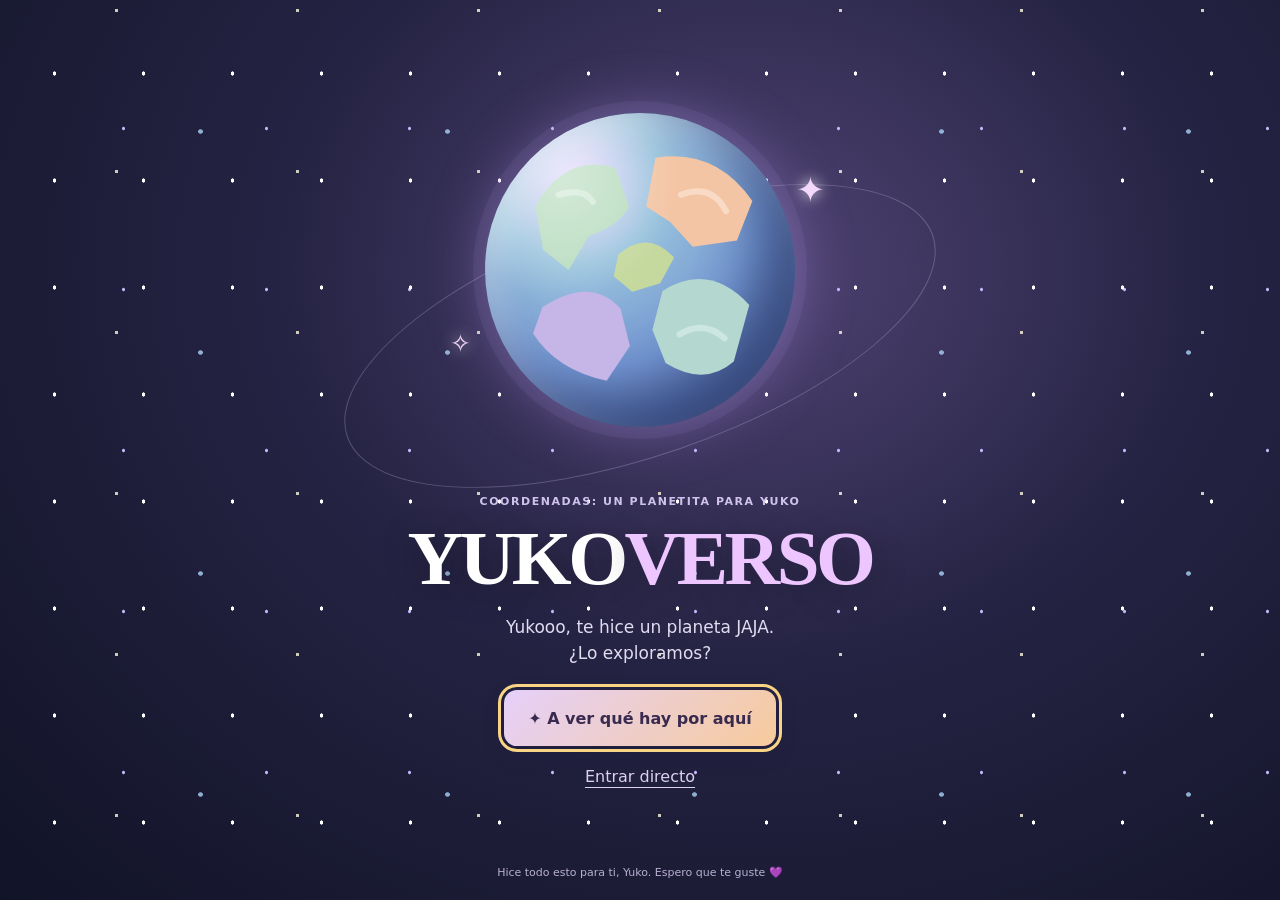
<file: index.html>
<!doctype html>
<html lang="es">
<head>
  <script async src="https://www.googletagmanager.com/gtag/js?id=G-N5QGDGRFS6"></script>
  <script>
  window.dataLayer = window.dataLayer || [];
  function gtag(){dataLayer.push(arguments);}
  gtag('js', new Date());

  gtag('config', 'G-N5QGDGRFS6');
  </script>
  <meta charset="UTF-8">
  <meta name="viewport" content="width=device-width, initial-scale=1, viewport-fit=cover">
  <meta name="theme-color" content="#17162c">
  <meta name="description" content="Un planetita que hice para Yuko, con recuerdos, juegos y muchas cositas nuestras.">
  <title>Yukoverso · Un planeta para ti</title>
  <link rel="stylesheet" href="css/styles.css?v=2.9.10">
  <link rel="stylesheet" href="css/fauna.css?v=2.9.15">
  <link rel="stylesheet" href="css/fauna-map.css?v=1.6">
  <link rel="stylesheet" href="css/fauna-illustrated.css?v=2.4.0">
  <link rel="stylesheet" href="css/city.css?v=2.9.16">
  <link rel="stylesheet" href="css/library.css?v=2.9.6">
  <link rel="stylesheet" href="css/scene-layers.css?v=2.3.4">
  <link rel="stylesheet" href="css/story-world.css?v=2.1">
  <link rel="stylesheet" href="css/cinema-illustrated.css?v=2.9.14">
  <link rel="stylesheet" href="css/memories.css?v=2.9.6">
  <link rel="stylesheet" href="css/city-illustrated.css?v=2.5.0">
  <link rel="stylesheet" href="css/observatory.css?v=2.9.7">
  <link rel="stylesheet" href="css/painted-glow.css?v=2.9.7">
  <script type="module" src="js/app.js?v=2.9.17"></script>
</head>
<body>
  <div id="app">
    <!-- PRESENTACIÓN: no requiere imágenes externas -->
    <section id="introScreen" class="screen intro-screen" aria-labelledby="introTitle">
      <div class="stars stars-one" aria-hidden="true"></div>
      <div class="stars stars-two" aria-hidden="true"></div>
      <div class="orbital-ring" aria-hidden="true"></div>
      <div class="planet-wrap" aria-hidden="true">
        <div class="planet">
          <svg class="planet-terrain" viewBox="0 0 400 400" focusable="false" aria-hidden="true">
            <path d="M65 118Q104 49 168 68L186 118Q173 143 134 156L108 200 75 174Z" fill="#b8dcbf"/>
            <path d="M220 55Q298 43 345 111L325 162 268 170 239 138 208 118Z" fill="#f3c5a5"/>
            <path d="M74 248Q137 207 175 250L187 298 157 343Q92 329 62 282Z" fill="#c6b5e7"/>
            <path d="M229 227Q289 189 341 245L321 318Q283 351 233 320L216 277Z" fill="#b4d8d0"/>
            <path d="M172 180Q210 147 244 184L226 217 190 228 166 208Z" fill="#c5d99e"/>
            <path d="M95 103Q127 93 139 112M253 103Q292 88 311 124M251 283Q282 264 309 288" fill="none" stroke="#fff" opacity=".35" stroke-width="8" stroke-linecap="round"/>
          </svg>
          <div class="planet-shine"></div>
        </div>
        <div class="planet-satellite satellite-a">✦</div>
        <div class="planet-satellite satellite-b">✧</div>
      </div>
      <div class="intro-content">
        <div class="eyebrow">COORDENADAS: UN PLANETITA PARA YUKO</div>
        <h1 id="introTitle">YUKO<span>VERSO</span></h1>
        <p>Yukooo, te hice un planeta JAJA.<br>¿Lo exploramos?</p>
        <button id="exploreButton" class="button button-primary button-xl" type="button">✦ A ver qué hay por aquí</button>
        <button id="skipButton" class="text-button" type="button">Entrar directo</button>
      </div>
      <p class="intro-footnote">Hice todo esto para ti, Yuko. Espero que te guste 💜</p>
    </section>

    <!-- MAPA PRINCIPAL -->
    <section id="mapScreen" class="screen map-screen" hidden aria-label="Mapa de Yukoplaneta">
      <header class="topbar">
        <div class="topbar-brand"><span class="brand-mark" aria-hidden="true">✦</span><div><strong>Yukoverso</strong><small>Un planetita para ti</small></div></div>
        <div class="header-actions">
          <button class="icon-button" id="regionsButton" type="button" title="Lista de regiones" aria-label="Lista de regiones">☰</button>
          <button class="icon-button" id="passportButton" type="button" title="Pasaporte" aria-label="Ver pasaporte">★</button>
        </div>
      </header>

      <main class="map-main">
        <div id="mapViewport" class="map-viewport" tabindex="0" aria-label="Mapa interactivo. Arrastra, pellizca o utiliza los botones de zoom.">
          <div id="worldLayer" class="world-layer">
            <svg class="world-art" viewBox="0 0 1280 900" role="img" aria-label="Mapa ilustrado de continentes e islas del Yukoplaneta">
              <defs>
                <linearGradient id="ocean" x1="0" y1="0" x2="1" y2="1"><stop stop-color="#80b4db"/><stop offset=".55" stop-color="#6fa6c7"/><stop offset="1" stop-color="#9dc7cf"/></linearGradient>
                <linearGradient id="islandGrass" x1="0" y1="0" x2=".8" y2="1"><stop stop-color="#c1dfbc"/><stop offset="1" stop-color="#83bda8"/></linearGradient>
                <linearGradient id="islandLilac" x1="0" y1="0" x2="1" y2="1"><stop stop-color="#d4c3ed"/><stop offset="1" stop-color="#a6a3d6"/></linearGradient>
                <linearGradient id="islandPeach" x1="0" y1="0" x2="1" y2="1"><stop stop-color="#f8d4b6"/><stop offset="1" stop-color="#e9aa9f"/></linearGradient>
                
                <pattern id="waterline" width="85" height="65" patternUnits="userSpaceOnUse"><path d="M9 25q15-8 30 0 M48 53q12-5 24 0" stroke="#e6faf8" stroke-width="2" opacity=".25" fill="none" stroke-linecap="round"/></pattern>
              </defs>
              <rect width="1280" height="900" fill="url(#ocean)"/>
              <rect width="1280" height="900" fill="url(#waterline)"/>
              <g fill="none" stroke="#e8fbf3" stroke-width="5" stroke-dasharray="7 17" opacity=".6" stroke-linecap="round">
                <path d="M308 234Q452 262 566 376"/><path d="M905 249Q800 300 716 386"/><path d="M553 507Q447 542 332 626"/><path d="M735 490Q847 546 958 627"/>
              </g>
              <g stroke="#f2f3d9" stroke-width="12" stroke-linejoin="round">
                <path d="M116 151Q156 92 264 106Q382 100 418 185Q439 258 362 323Q285 351 202 320Q113 303 92 246Q80 194 116 151Z" fill="url(#islandGrass)"/>
                <path d="M823 130Q897 77 1003 102Q1128 116 1169 220Q1176 321 1086 353Q980 382 866 325Q786 284 795 208Z" fill="url(#islandPeach)"/>
                <path d="M492 305Q554 262 665 284Q758 280 827 345Q866 423 812 514Q759 568 645 554Q544 558 478 496Q430 429 492 305Z" fill="url(#islandLilac)"/>
                <path d="M111 568Q174 506 281 521Q402 532 444 609Q458 699 388 758Q289 808 179 750Q88 711 87 638Z" fill="url(#islandLilac)"/>
                <path d="M862 536Q952 494 1053 528Q1170 552 1195 646Q1192 737 1099 775Q980 808 882 747Q831 685 862 536Z" fill="url(#islandGrass)"/>
                
              </g>
              <g fill="none" stroke="#fff" stroke-linecap="round" opacity=".55" stroke-width="9">
                <path d="M143 183Q183 142 254 150"/><path d="M903 163Q954 144 1011 163"/><path d="M526 352Q565 322 633 324"/><path d="M151 597Q206 558 261 565"/><path d="M918 581Q974 550 1028 567"/>
              </g>
              <g opacity=".75">
                <g fill="#f8f4fa"><circle cx="196" cy="247" r="14"/><circle cx="337" cy="201" r="11"/><circle cx="280" cy="284" r="10"/></g>
                <g fill="#a3b9bc"><path d="M884 261l30-50 31 50z"/><path d="M938 283l42-74 41 74z"/><path d="M1018 255l29-46 29 46z"/></g>
                <g fill="#a2c3a8"><circle cx="575" cy="437" r="20"/><circle cx="722" cy="474" r="27"/><circle cx="674" cy="366" r="19"/></g>
                <g fill="#f1ad98"><circle cx="208" cy="675" r="19"/><circle cx="361" cy="634" r="19"/></g>
                <g fill="#79ad9b"><circle cx="931" cy="691" r="22"/><circle cx="1110" cy="681" r="23"/><circle cx="1027" cy="591" r="18"/></g>
                <g fill="#d9cdf4"><circle cx="601" cy="796" r="14"/><circle cx="717" cy="818" r="14"/></g>
              </g>
              <g fill="#ffffff" opacity=".66"><circle cx="54" cy="71" r="3"/><circle cx="1193" cy="70" r="4"/><circle cx="1250" cy="456" r="3"/><circle cx="52" cy="807" r="4"/><circle cx="447" cy="80" r="3"/><circle cx="774" cy="112" r="3"/><circle cx="789" cy="615" r="4"/></g>
            </svg>

            <!-- Composición vertical independiente: aprovecha mucho mejor el teléfono. -->
            <svg class="world-art world-art-mobile" viewBox="0 0 720 860" role="img" aria-label="Mapa vertical ilustrado de Yukoplaneta, con cinco regiones">
              <defs>
                <linearGradient id="mocean" x1="0" y1="0" x2="1" y2="1"><stop stop-color="#88c4de"/><stop offset=".55" stop-color="#77b4ce"/><stop offset="1" stop-color="#93cbd0"/></linearGradient>
                <linearGradient id="mislandGreen" x1="0" y1="0" x2=".8" y2="1"><stop stop-color="#c9e8c5"/><stop offset="1" stop-color="#8ac4b1"/></linearGradient>
                <linearGradient id="mislandPeach" x1="0" y1="0" x2="1" y2="1"><stop stop-color="#f9d6bd"/><stop offset="1" stop-color="#edaeae"/></linearGradient>
                <linearGradient id="mislandLilac" x1="0" y1="0" x2=".8" y2="1"><stop stop-color="#d9c7f5"/><stop offset="1" stop-color="#ad9fdd"/></linearGradient>
                <pattern id="mwaves" width="85" height="80" patternUnits="userSpaceOnUse"><path d="M10 27q12-6 24 0 M48 52q10-4 22 0" stroke="#e6faf8" stroke-width="2" opacity=".25" fill="none" stroke-linecap="round"/></pattern>
              </defs>
              <rect width="720" height="860" fill="url(#mocean)"/>
              <rect width="720" height="860" fill="url(#mwaves)"/>
              <g fill="none" stroke="#e7f8f4" stroke-width="5" opacity=".55" stroke-dasharray="7 16" stroke-linecap="round">
                <path d="M280 209Q331 305 356 325"/><path d="M444 210Q393 290 360 323"/>
                <path d="M325 493Q235 547 200 581"/><path d="M390 493Q475 536 519 579"/>
                
              </g>
              <g stroke="#f2f2e2" stroke-width="10" stroke-linejoin="round">
                <path d="M77 111Q111 55 198 58Q293 64 320 129Q332 212 264 247Q178 276 109 234Q55 198 77 111Z" fill="url(#mislandGreen)"/>
                <path d="M412 110Q454 53 548 65Q639 87 653 165Q658 239 576 257Q468 267 411 212Q378 157 412 110Z" fill="url(#mislandPeach)"/>
                <path d="M247 330Q290 292 369 296Q454 300 491 364Q507 447 445 500Q371 532 289 496Q219 460 231 389Z" fill="url(#mislandLilac)"/>
                <path d="M75 588Q127 530 208 538Q292 551 314 628Q313 709 238 742Q150 755 97 711Q52 667 75 588Z" fill="url(#mislandLilac)"/>
                <path d="M413 583Q455 532 541 536Q647 552 654 647Q646 735 558 748Q459 745 415 694Q380 642 413 583Z" fill="url(#mislandGreen)"/>
                
              </g>
              <g fill="none" stroke="#fff" stroke-linecap="round" opacity=".52" stroke-width="7">
                <path d="M116 131Q156 95 216 111"/><path d="M454 127Q494 101 538 114"/><path d="M284 365Q320 332 374 349"/><path d="M105 609Q150 571 211 591"/><path d="M453 617Q490 573 537 601"/>
              </g>
              <g fill="#ffffff" opacity=".7"><circle cx="35" cy="300" r="4"/><circle cx="680" cy="349" r="3"/><circle cx="83" cy="820" r="3"/><circle cx="650" cy="1017" r="4"/><circle cx="596" cy="410" r="3"/></g>
            </svg>
            <!-- Los botones para las regiones se crean en js/map.js -->
          </div>
        </div>
        <div class="map-heading" aria-hidden="true"><span>☁ EL MAPITA DE YUKO ☁</span><strong>Yukoplaneta</strong></div>
        <div class="zoom-controls" aria-label="Controles del mapa">
          <button id="zoomIn" type="button" title="Acercar" aria-label="Acercar">+</button>
          <button id="zoomOut" type="button" title="Alejar" aria-label="Alejar">−</button>
          <button id="resetView" type="button" title="Ver mapa completo" aria-label="Ver mapa completo">⌖</button>
        </div>
        <div id="regionCard" class="region-card" hidden aria-live="polite">
          <div class="region-card-icon" id="regionCardIcon" aria-hidden="true">🏰</div>
          <div class="region-card-content"><small id="regionCardType"></small><h2 id="regionCardTitle"></h2><p id="regionCardDescription"></p></div>
          <button id="visitButton" class="button button-primary" type="button">Vamos a ver →</button>
          <button id="closeRegionCard" class="region-card-close" type="button" aria-label="Cerrar panel de región" title="Cerrar panel">×</button>
        </div>
        <div id="mapHint" class="map-hint">Mueve el mapa · Toca una región</div>
      </main>
      <nav class="bottom-nav" aria-label="Navegación principal">
        <button id="mapNavButton" class="bottom-nav-button is-current" type="button" aria-current="page"><span aria-hidden="true">🗺️</span>Mapa</button>
        <button id="listNavButton" class="bottom-nav-button" type="button"><span aria-hidden="true">🧭</span>Regiones</button>
        <button id="passportNavButton" class="bottom-nav-button" type="button"><span aria-hidden="true">⭐</span>Pasaporte</button>
        <button id="introNavButton" class="bottom-nav-button" type="button"><span aria-hidden="true">🪐</span>Inicio</button>
      </nav>
    </section>

    <!-- ESCENARIOS MODULARES: cinco regiones y un visor único de recuerdos -->
    <section id="regionScreen" class="screen region-screen" hidden aria-labelledby="regionTitle">
      <header class="topbar region-topbar"><button id="backToMap" class="button button-ghost" type="button">← Volver al mapa</button><span class="region-topbar-label">YUKOVERSO / AVENTURITA</span></header>
      <main class="region-content">
        <div class="region-scenery" id="regionScenery" aria-hidden="true"><span class="scenery-orbit">✦</span><span id="regionBigIcon" class="scenery-main-icon">🏰</span><span class="scenery-small-icon">✧</span></div>
        <div class="region-content-text"><div id="regionType" class="eyebrow"></div><h1 id="regionTitle"></h1><p id="regionDescription"></p></div>
        <!-- Escenarios panorámicos: se montan solo al visitar su región. -->
        <section id="faunaExperience" class="fauna-experience" hidden aria-label="Santuario interactivo de Yukofauna"></section>
        <section id="cityExperience" class="city-experience" hidden aria-label="Ciudad interactiva de Yukópolis"></section>
        <section id="libraryExperience" class="library-experience" hidden aria-label="Yukoteca, fotos y álbumes de recuerdos"></section>
        <section id="observatoryExperience" class="story-experience" hidden aria-label="Observatorio de estrellas, constelaciones y carta"></section>
        <section id="cinemaExperience" class="story-experience" hidden aria-label="Cine y musicales interactivos"></section>
        <div id="genericObjects" class="object-zone"><div class="object-zone-header"><h2>Cositas por encontrar</h2><span id="regionDiscoveryCount" class="discovery-count">0/2</span></div><p>Toca las cositas del mapa, escondí unas sorpresas. Lo que encuentres se guarda solito.</p><div id="objectList" class="object-list"></div><div id="objectResponse" class="object-response" hidden role="status"></div></div>
      </main>
    </section>

    <!-- DIÁLOGO PARA LISTA Y PASAPORTE -->
    <dialog id="infoDialog" class="info-dialog" aria-labelledby="dialogTitle"><div class="dialog-top"><h2 id="dialogTitle"></h2><button id="closeDialog" class="icon-button" type="button" aria-label="Cerrar">✕</button></div><div id="dialogContent" class="dialog-content"></div></dialog>
  </div>
</body>
</html>
</file>
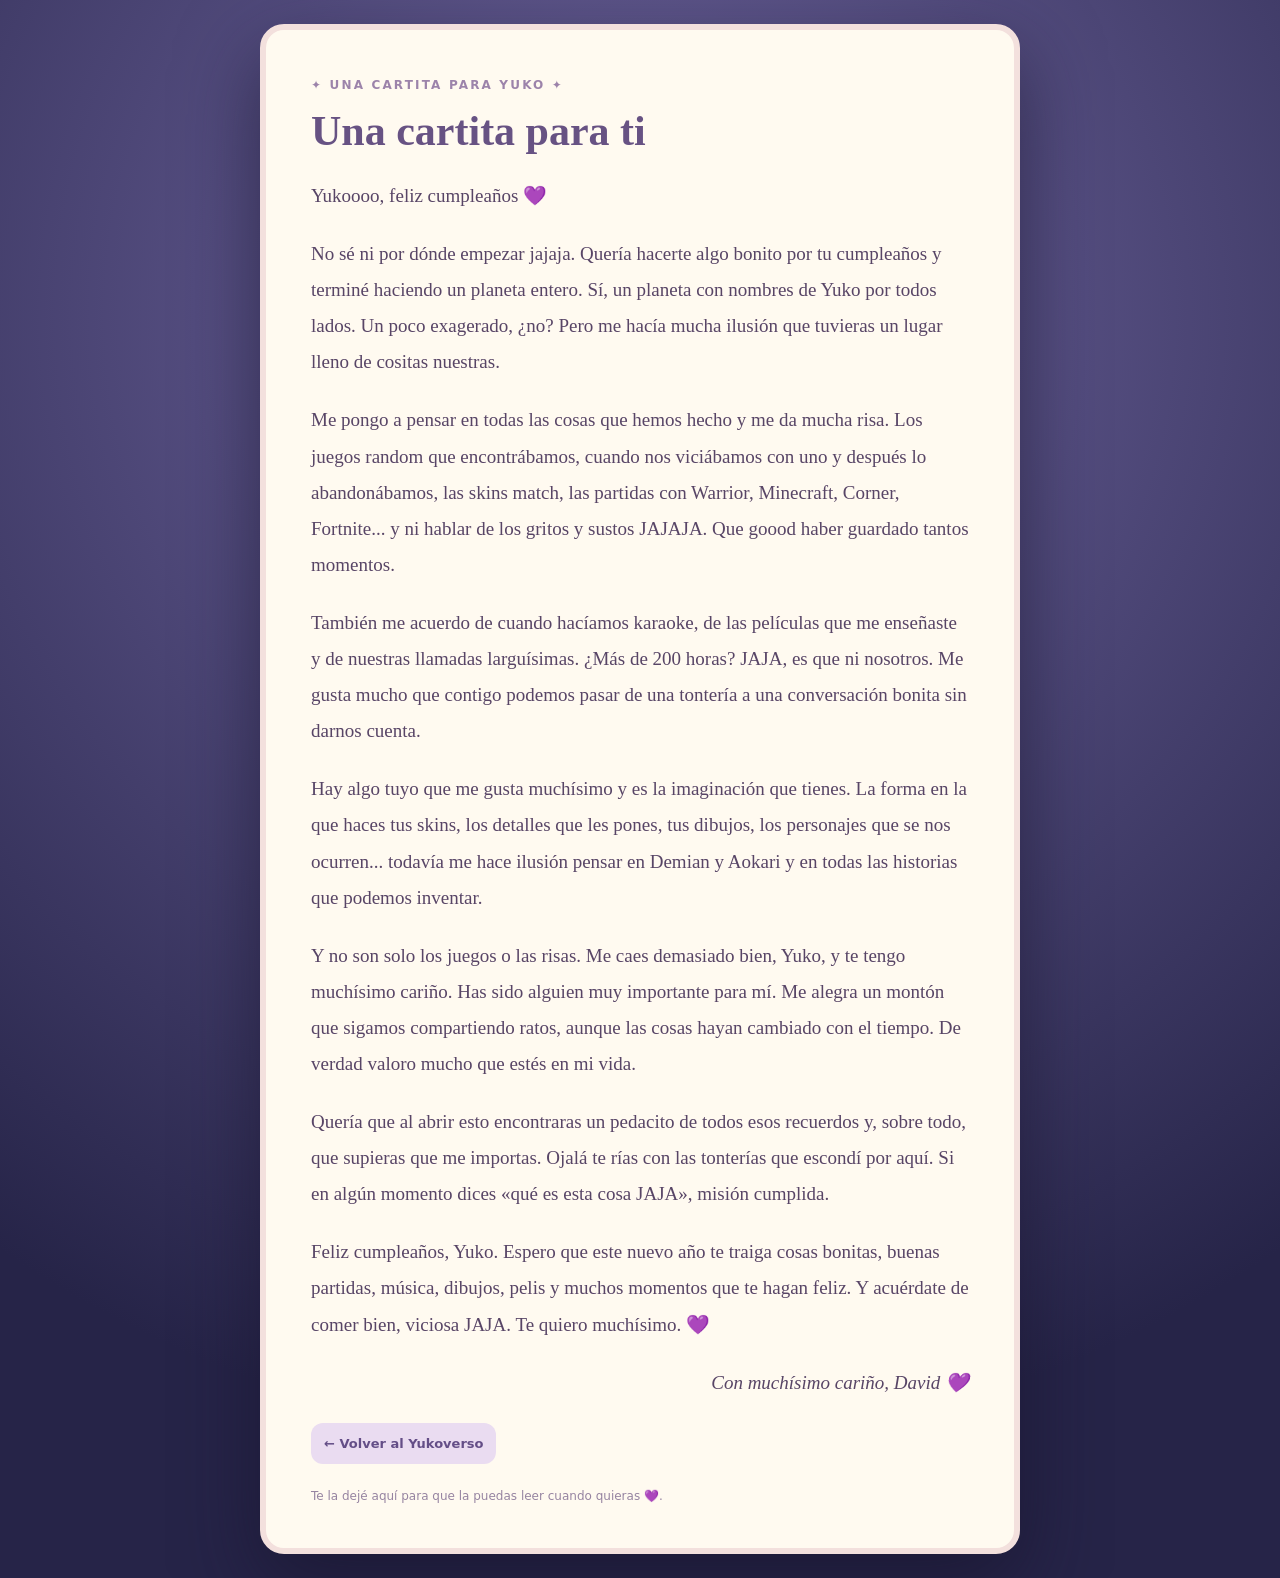
<file: carta_yuko.html>
<!doctype html>
<html lang="es">
<head>
  <meta charset="utf-8">
  <meta name="viewport" content="width=device-width,initial-scale=1,viewport-fit=cover">
  <title>Yukoverso · Carta para Yuko</title>
  <meta name="theme-color" content="#302953">
  <style>
    :root{font-family:Georgia,serif;color:#584566;background:#262448;color-scheme:light}
    *{box-sizing:border-box}body{margin:0;min-height:100svh;display:grid;place-items:center;padding:24px 12px;background:radial-gradient(circle at 50% 20%,#7066a1,#262448 80%)}
    main{width:min(100%,760px);background:#fffaf0;border:6px solid #f3e0dd;border-radius:24px;padding:clamp(20px,6vw,45px);box-shadow:0 30px 80px #17132b9f}
    small{letter-spacing:.18em;color:#9c83aa;font:800 12px system-ui}h1{font-size:clamp(26px,6vw,42px);margin:14px 0 23px;color:#675283}
    #letter{white-space:pre-wrap;line-height:1.9;font-size:clamp(16px,3vw,19px)}
    #letter p{margin:0 0 22px}#letter .sign{text-align:right;font-style:italic}a{display:inline-block;color:#644e87;background:#eadcf1;padding:13px;border-radius:12px;text-decoration:none;font:800 13px system-ui}
    footer{font:500 12px system-ui;color:#9684a1;margin-top:25px}
  </style>
</head>
<body><main>
  <small>✦ UNA CARTITA PARA YUKO ✦</small>
  <h1 id="title">Yukooo, te hice una carta</h1>
  <article id="letter" aria-label="Carta para Yuko"><p>Cargando carta…</p></article>
  <a href="index.html">← Volver al Yukoverso</a><div id="extraLetterLink" hidden style="margin-top:14px"></div>
  <footer>Te la dejé aquí para que la puedas leer cuando quieras 💜.</footer>
</main>
<script type="module">
  import { OBSERVATORY } from './js/data/experience-content.js?v=2.9.11';
  const data=OBSERVATORY.letter;
  document.querySelector('#title').textContent=data.title;
  const main=document.querySelector('#letter');main.replaceChildren();
  const add=(txt,cls='')=>{const p=document.createElement('p');p.textContent=txt;if(cls)p.className=cls;main.append(p);};
  add(data.greeting);data.paragraphs.forEach(p=>add(p));add(data.closing,'sign');
  // Carta independiente futura: aparece solo cuando tenga una URL real.
  const url=OBSERVATORY.extraLetterUrl?.trim();
  if(url){
    try {
      const target=new URL(url,window.location.href);
      if(['https:','http:'].includes(target.protocol)){
        const holder=document.getElementById('extraLetterLink');
        const link=document.createElement('a');
        link.href=target.href;link.target='_blank';link.rel='noopener noreferrer';
        link.textContent='💜 Ver mi otra cartita (con fotitos)';
        holder.append(link);holder.hidden=false;
      }
    } catch { /* URL todavía sin configurar */ }
  }

</script></body></html>
</file>
<file: css/styles.css>
:root {
  --ink: #25213b;
  --soft-ink: #655b78;
  --lavender: #cdb4ed;
  --lilac: #9d83ca;
  --cream: #fffaf7;
  --night: #17162c;
  --glass: rgba(255, 251, 255, .92);
  font-family: "Trebuchet MS", "Segoe UI", system-ui, sans-serif;
  font-synthesis: none;
  -webkit-tap-highlight-color: transparent;
}
* { box-sizing: border-box; }
html, body { margin: 0; min-height: 100%; background: var(--night); }
button { font: inherit; cursor: pointer; }
button:focus-visible, .map-viewport:focus-visible { outline: 3px solid #f9d485; outline-offset: 3px; }
[hidden] { display: none !important; }
#app, .screen { width: 100%; min-height: 100vh; min-height: 100svh; }
.screen { position: relative; overflow: hidden; }
.button { border: 0; font-weight: 800; border-radius: 13px; padding: 13px 18px; min-height: 46px; transition: transform .18s ease, filter .18s ease; }
.button:hover { filter: brightness(1.04); transform: translateY(-1px); }
.button:active { transform: translateY(1px); }
.button-primary { background: linear-gradient(135deg, #e5d0fa, #f7cb9c); color: #392a4f; box-shadow: 0 8px 24px #1e173d20; }
.button-xl { min-height: 56px; padding: 16px 24px; }
.button-ghost { background: #ffffff30; color: white; border: 1px solid #ffffff65; }
.text-button { background: transparent; color: #dcd1ef; border: 0; padding: 11px 16px; text-decoration: underline; text-underline-offset: 5px; }
.icon-button { display: grid; place-items: center; width: 43px; height: 43px; border: 1px solid #8b76a330; border-radius: 13px; background: #ffffff9c; color: #554471; font-size: 21px; }
.eyebrow { font-size: 11px; letter-spacing: .14em; font-weight: 900; text-transform: uppercase; }

/* Espacio y planeta de presentación */
.intro-screen { display: flex; flex-direction: column; align-items: center; justify-content: space-between; isolation: isolate; min-height: 100svh; padding: max(32px, env(safe-area-inset-top)) 20px max(21px, env(safe-area-inset-bottom)); color: #fff; background: radial-gradient(ellipse at 58% 30%, #514475 0%, #252343 44%, #111327 100%); }
.stars { position: absolute; inset: 0; pointer-events: none; z-index: -1; }
.stars-one { background-image: radial-gradient(#fff 1.5px, transparent 2px), radial-gradient(#c5b8fd 1px, transparent 2px); background-size: 89px 107px, 143px 161px; background-position: 10px 20px, 52px 48px; animation: starsDrift 35s linear infinite alternate; }
.stars-two { background-image: radial-gradient(#fff8db 1.5px, transparent 2px), radial-gradient(#aad2f7 2px, transparent 3px); background-size: 181px 161px, 247px 221px; background-position: 26px 91px, 77px 21px; opacity: .8; animation: starsDrift 55s linear infinite alternate-reverse; }
.orbital-ring { position: absolute; width: min(120vw, 620px); height: min(38vw, 240px); border: 1px solid #e2d6fa40; border-radius: 50%; top: 24%; left: 50%; transform: translateX(-50%) rotate(-19deg); z-index: -1; }
.planet-wrap { width: min(62vw, 310px); aspect-ratio: 1; flex: 0 0 auto; margin-top: clamp(15px, 9svh, 85px); position: relative; animation: planetFloat 7s ease-in-out infinite; }
.planet { width: 100%; height: 100%; border-radius: 50%; position: relative; overflow: hidden; background: radial-gradient(circle at 30% 22%, #e9d6ff 0%, #9ac4dd 25%, #7193d0 58%, #4b5b98 89%); box-shadow: 0 0 0 12px #c1a8ed12, 0 0 60px #a990e971, inset -34px -27px 50px #18275480, inset 14px 15px 32px #ffffff54; }
.planet-terrain { width: 100%; height: 100%; animation: terrainSway 24s ease-in-out infinite alternate; }
.planet-shine { position: absolute; inset: 0; border-radius: 50%; background: radial-gradient(ellipse at 25% 20%, #ffffff65, transparent 35%); pointer-events: none; }
.planet-satellite { position: absolute; color: #f5d9fd; text-shadow: 0 0 15px #fff; font-size: 35px; }
.satellite-a { right: -30px; top: 18%; animation: twinkle 3s ease-in-out infinite; }
.satellite-b { left: -35px; bottom: 22%; font-size: 25px; animation: twinkle 4s ease-in-out infinite reverse; }
.intro-content { display: flex; flex-direction: column; align-items: center; text-align: center; gap: 10px; width: 100%; max-width: 590px; margin-top: 14px; }
.intro-content .eyebrow { color: #cfc3ee; font-size: clamp(9px, 2.2vw, 11px); }
.intro-content h1 { margin: 0; font-family: Georgia, "Times New Roman", serif; font-size: clamp(42px, 10vw, 77px); letter-spacing: -.045em; line-height: 1.05; text-shadow: 0 7px 35px #0005; }
.intro-content h1 span { color: #edc5ff; }
.intro-content p { color: #e1dcf0; font-size: clamp(14px, 3.8vw, 17px); line-height: 1.55; margin: 5px 0 14px; }
.intro-footnote { color: #b8b0d2; font-size: 11px; text-align: center; margin: 15px 0 0; }
.intro-screen.is-launching .planet-wrap { animation: planetApproach .75s ease-in forwards; }
.intro-screen.is-launching .intro-content, .intro-screen.is-launching .intro-footnote { animation: fadeAway .45s ease-out forwards; pointer-events: none; }
@keyframes starsDrift { from { transform: translateY(-7px); } to { transform: translateY(25px); } }
@keyframes planetFloat { 50% { transform: translateY(-13px); } }
@keyframes terrainSway { from { transform: translateX(-3%) rotate(-2deg) scale(1.03); } to { transform: translateX(3%) rotate(3deg) scale(1.06); } }
@keyframes twinkle { 50% { opacity: .45; transform: scale(.75); } }
@keyframes planetApproach { to { opacity: 0; transform: scale(5); } }
@keyframes fadeAway { to { opacity: 0; transform: translateY(15px); } }

/* Pantalla de mapa */
.map-screen { display: flex; flex-direction: column; height: 100vh; height: 100svh; background: #a1c7d9; }
.topbar { display: flex; align-items: center; justify-content: space-between; gap: 12px; min-height: 72px; padding: 12px max(15px, env(safe-area-inset-left)); background: #fdf8ffed; backdrop-filter: blur(12px); position: relative; z-index: 4; box-shadow: 0 3px 17px #55477b18; }
.topbar-brand { display: flex; align-items: center; gap: 10px; color: var(--ink); }
.topbar-brand strong { display: block; font-family: Georgia, serif; font-size: 21px; line-height: 1; }
.topbar-brand small { display: block; color: var(--soft-ink); font-size: 11px; margin-top: 5px; }
.brand-mark { display: grid; place-items: center; width: 38px; height: 38px; border-radius: 12px; background: #e7d3f5; color: #7258a3; font-size: 28px; }
.header-actions { display: flex; gap: 9px; }
.map-main { position: relative; flex: 1; min-height: 0; overflow: hidden; }
.map-viewport { position: absolute; inset: 0; overflow: hidden; touch-action: none; cursor: grab; outline: none; background: radial-gradient(ellipse at center, #a3d1d7 0%, #7baecb 80%); }
.map-viewport:active { cursor: grabbing; }
.world-layer { position: absolute; left: 0; top: 0; width: 1280px; height: 900px; transform-origin: 0 0; will-change: transform; user-select: none; -webkit-user-select: none; contain: layout paint style; }
.world-art { display: block; position: absolute; width: 100%; height: 100%; pointer-events: none; }
.world-art-mobile { display: none; }
.world-layer.world-mobile .world-art:not(.world-art-mobile) { display: none; }
.world-layer.world-mobile .world-art-mobile { display: block; }
.map-heading { position: absolute; z-index: 1; left: 17px; top: 17px; pointer-events: none; display: flex; flex-direction: column; gap: 4px; color: #fff; text-shadow: 0 2px 10px #325b6f9e; }
.map-heading span { letter-spacing: .12em; font-size: 9px; font-weight: bold; }
.map-heading strong { font-family: Georgia, serif; font-size: 26px; }
.zoom-controls { display: flex; flex-direction: column; position: absolute; right: 14px; top: 16px; gap: 6px; z-index: 2; }
.zoom-controls button { width: 40px; height: 40px; background: #fffaf4ed; color: #574976; border: 1px solid #ffffff; border-radius: 11px; font-size: 24px; font-weight: 800; box-shadow: 0 4px 10px #33527030; }
.map-hint { position: absolute; z-index: 1; left: 50%; transform: translateX(-50%); bottom: 21px; width: max-content; max-width: 90%; text-align: center; font-size: 12px; padding: 9px 14px; border-radius: 999px; background: #fef8ffcc; color: #473a63; pointer-events: none; box-shadow: 0 4px 16px #384f6b2a; }
.region-marker { position: absolute; transform: translate(-50%, -50%) scale(var(--marker-ui-scale, 1)); transform-origin: center; display: flex; flex-direction: column; align-items: center; gap: 5px; padding: 7px; border: none; border-radius: 17px; background: transparent; color: #352747; text-align: center; min-width: 126px; touch-action: none; }
.marker-symbol { display: grid; place-items: center; width: 77px; height: 77px; border-radius: 50%; border: 5px solid #fff9; background: linear-gradient(135deg, #fffdfa, #f4e1fa); box-shadow: 0 9px 20px #3f567b5e, inset 0 0 0 3px #a891d169; font-size: 36px; transition: transform .2s ease, box-shadow .2s ease; }
.marker-label { padding: 7px 12px; background: #fffaf2f2; border: 2px solid #fff; border-radius: 11px; font-size: 20px; font-weight: 900; white-space: nowrap; box-shadow: 0 5px 13px #24455d34; }
.region-marker:hover .marker-symbol, .region-marker.is-selected .marker-symbol { transform: scale(1.11); box-shadow: 0 9px 30px #fefbdccc, 0 0 0 7px #ffebae80; }
.region-marker.is-selected .marker-label { background: #ffebc5; }
.region-card { position: absolute; bottom: 15px; left: 50%; transform: translateX(-50%); z-index: 2; display: flex; align-items: center; gap: 12px; width: min(720px, calc(100% - 28px)); padding: 13px 51px 13px 13px; background: var(--glass); box-shadow: 0 8px 28px #2a4f6b38; border: 1px solid #fff; border-radius: 19px; backdrop-filter: blur(14px); }
.region-card-icon { display: grid; place-items: center; flex: 0 0 54px; width: 54px; height: 54px; font-size: 30px; background: #eee0f8; border-radius: 14px; }
.region-card-content { min-width: 0; flex: 1; }
.region-card-content small { color: #7e5c91; font-size: 10px; font-weight: 900; text-transform: uppercase; letter-spacing: .08em; }
.region-card-content h2 { margin: 3px 0; font-family: Georgia, serif; font-size: 21px; color: #3c3154; }
.region-card-content p { margin: 0; color: #666077; font-size: 12px; line-height: 1.35; }
.region-card .button { flex: 0 0 auto; }
.region-card-close { position: absolute; top: 9px; right: 9px; z-index: 1; display: grid; place-items: center; width: 32px; height: 32px; border-radius: 10px; border: 1px solid #decde7; background: #fff9ff; color: #5a4773; font-size: 23px; line-height: 1; }
.region-card-close:hover { background: #f3e5fa; }
.region-card-close:focus-visible { outline: 3px solid #b089d4; outline-offset: 2px; }
.bottom-nav { display: grid; grid-template-columns: repeat(4, 1fr); gap: 2px; min-height: 66px; background: #fdf8ff; border-top: 1px solid #d8cfdd; z-index: 3; padding: 5px max(8px, env(safe-area-inset-right)) max(5px, env(safe-area-inset-bottom)); }
.bottom-nav-button { border: 0; background: transparent; border-radius: 12px; color: #766582; font-size: 11px; font-weight: 800; display: flex; align-items: center; justify-content: center; flex-direction: column; gap: 2px; }
.bottom-nav-button span { font-size: 23px; }
.bottom-nav-button.is-current { background: #eee1f7; color: #654a91; }

/* Pantalla de una región, con contenidos de prueba */
.region-screen { min-height: 100svh; color: #40334f; background: linear-gradient(180deg, #aebce7 0%, #f6e7f4 72%, #fffaf5 100%); }
.region-screen[data-theme="fauna"] { background: linear-gradient(180deg, #9fcee0, #e3f0ed 65%, #fdfbf8); }
.region-screen[data-theme="cine"] { background: linear-gradient(180deg, #d6acbf, #f4daca 65%, #fff9f4); }
.region-screen[data-theme="arcade"] { background: linear-gradient(180deg, #9c9ed9, #eac8e9 65%, #fff9f4); }
.region-screen[data-theme="library"] { background: linear-gradient(180deg, #9fc8b7, #d2e4c7 65%, #fff9f4); }
.region-screen[data-theme="observatory"] { background: linear-gradient(180deg, #56528a, #aaa0cb 65%, #fff9f4); }
.region-topbar { background: #ffffff23; box-shadow: none; }
.region-topbar-label { color: #66597d; font-size: 10px; letter-spacing: .1em; font-weight: 800; }
.region-screen[data-theme="observatory"] .region-topbar-label { color: #f6f0ff; }
.region-content { max-width: 850px; margin: auto; padding: 0 20px 45px; }
.region-scenery { height: clamp(210px, 35svh, 310px); display: grid; place-items: center; position: relative; isolation: isolate; }
.region-scenery::before { content: ""; position: absolute; width: min(350px, 78vw); height: min(350px, 78vw); max-height: 260px; border-radius: 50%; background: #ffffff6e; box-shadow: 0 0 0 18px #ffffff23, 0 0 65px #fff8; z-index: -1; }
.scenery-main-icon { font-size: clamp(94px, 25vw, 155px); filter: drop-shadow(0 12px 15px #71608450); animation: planetFloat 5s ease-in-out infinite; }
.scenery-orbit { position: absolute; font-size: 43px; top: 13%; left: 19%; color: #fff7d7; }
.scenery-small-icon { position: absolute; font-size: 43px; bottom: 10%; right: 22%; color: #fff7d7; }
.region-content-text { text-align: center; max-width: 680px; margin: auto; }
.region-content-text .eyebrow { color: #6a5687; }
.region-content-text h1 { font-family: Georgia, serif; font-size: clamp(34px, 9vw, 54px); margin: 8px 0 12px; }
.region-content-text p { color: #5c5472; line-height: 1.6; margin: 0 auto 25px; max-width: 560px; }
.object-zone { background: #fffdfaf0; border: 1px solid white; border-radius: 23px; padding: 22px; box-shadow: 0 15px 45px #4b537222; }
.object-zone h2 { margin: 0 0 7px; font-family: Georgia, serif; }
.object-zone > p { color: #756c80; font-size: 13px; line-height: 1.55; margin: 0 0 16px; }
.object-list { display: grid; grid-template-columns: repeat(2, minmax(0, 1fr)); gap: 13px; }
.object-button { border: 1px solid #e7d9ed; background: #f7f0fc; color: #4f3f63; border-radius: 16px; padding: 15px; min-height: 95px; display: flex; flex-direction: column; align-items: flex-start; justify-content: center; text-align: left; gap: 8px; font-size: 14px; font-weight: 800; }
.object-button span { font-size: 30px; }
.object-response { padding: 15px; border: 1px solid #e8d5a2; background: #fff2d4; border-radius: 15px; margin-top: 13px; color: #514056; line-height: 1.5; }

/* Ventanas sencillas para índice y pasaporte */
.info-dialog { color: var(--ink); border: 1px solid #fefaff; border-radius: 23px; box-shadow: 0 24px 80px #14102e80; padding: 20px; width: min(530px, calc(100vw - 30px)); max-height: min(80svh, 750px); overflow-y: auto; background: #fff9ff; }
.info-dialog::backdrop { background: #1b1436ad; backdrop-filter: blur(4px); }
.dialog-top { display: flex; align-items: center; justify-content: space-between; gap: 12px; margin-bottom: 17px; }
.dialog-top h2 { margin: 0; font-family: Georgia, serif; }
.dialog-content { display: grid; gap: 10px; }
.dialog-intro { color: #72637e; margin: 0 0 5px; line-height: 1.5; font-size: 14px; }
.dialog-region { display: flex; align-items: center; gap: 12px; width: 100%; padding: 11px 13px; background: #f4edfa; border-radius: 13px; border: 1px solid #ebe0f4; text-align: left; color: #493c61; }
.dialog-region:disabled { opacity: 1; cursor: default; }
.dialog-region-icon { font-size: 28px; }
.dialog-region strong { display: block; font-size: 14px; }
.dialog-region small { display: block; font-size: 12px; color: #81718c; margin-top: 3px; }
.passport-count { text-align: center; border-radius: 18px; padding: 20px; color: #514170; background: linear-gradient(130deg, #e9d5f5, #ffe5c9); }
.passport-count strong { display: block; font-size: 36px; font-family: Georgia, serif; }

@media (max-width: 560px) {
  .topbar { min-height: 64px; padding: 8px 13px; }
  .map-heading { left: 13px; top: 12px; }
  .map-heading strong { font-size: 22px; }
  .zoom-controls { top: 10px; right: 10px; }
  .zoom-controls button { width: 37px; height: 37px; }
  .region-card { align-items: center; gap: 9px; bottom: 11px; padding: 10px; flex-wrap: wrap; }
  .region-card-content { padding-right: 29px; }
  .region-card-close { top: 8px; right: 8px; }
  .region-card-icon { width: 45px; height: 45px; flex-basis: 45px; font-size: 25px; }
  .region-card-content h2 { font-size: 18px; }
  .region-card-content p { font-size: 11px; }
  .region-card .button { width: 100%; min-height: 39px; padding: 8px; }
  .region-topbar-label { font-size: 9px; }
  .object-list { grid-template-columns: 1fr 1fr; }
  .object-button { padding: 12px; }
  .map-hint { bottom: 15px; font-size: 11px; }
}
@media (max-height: 620px) and (orientation: landscape) {
  .planet-wrap { width: min(23vw, 180px); margin-top: 0; }
  .intro-content h1 { font-size: 40px; }
  .intro-content p { margin: 0; }
  .intro-screen { padding-top: 12px; }
}
@media (prefers-reduced-motion: reduce) {
  *, *::before, *::after { animation-duration: .01ms !important; animation-iteration-count: 1 !important; transition-duration: .01ms !important; scroll-behavior: auto !important; }
}

/* Fase 1.2: preparación para descubrimientos y medios audiovisuales. */
.object-zone-header { display: flex; align-items: center; justify-content: space-between; gap: 14px; margin-bottom: 8px; }
.object-zone-header h2 { margin: 0; }
.discovery-count { color: #5c407d; background: #f1e5fc; border-radius: 999px; font-size: 12px; font-weight: 900; padding: 7px 10px; white-space: nowrap; }
.object-button.is-discovered { border-color: #a7d5bc; background: #eaf8f0; }
.object-button.is-discovered::after { content: "✓ Descubierto"; color: #377d5f; font-size: 10px; font-weight: 900; }
.object-button:focus-visible { outline: 3px solid #a27bc9; outline-offset: 2px; }
.object-response { animation: responsePop .22s ease-out; }
@keyframes responsePop { from { opacity: .2; transform: translateY(7px); } to { opacity: 1; transform: translateY(0); } }
.media-zone { background: #fffdfaf0; border: 1px solid #fff; border-radius: 23px; padding: 20px; margin-top: 20px; box-shadow: 0 12px 35px #4b537215; }
.media-zone h2 { font-family: Georgia, serif; margin: 0 0 7px; }
.media-zone > p { margin: 0 0 16px; font-size: 13px; color: #736682; }
.media-list { display: grid; gap: 15px; grid-template-columns: repeat(auto-fit, minmax(min(100%, 260px), 1fr)); }
.media-item { margin: 0; background: #f8f1fc; border: 1px solid #e9dcee; padding: 10px; border-radius: 16px; overflow: hidden; }
.media-item img, .media-item video { display: block; max-width: 100%; width: 100%; aspect-ratio: 16 / 9; object-fit: contain; background: #241d3b; border-radius: 10px; }
.media-item figcaption { margin-top: 10px; color: #4e3e65; font-size: 13px; line-height: 1.45; }
.media-item figcaption strong { display: block; margin-bottom: 2px; }
@media (max-width: 650px) and (orientation: portrait) {
  .map-heading { top: 12px; }
  .map-heading strong { font-size: 21px; }
}
@media (prefers-reduced-motion: reduce) { .object-response { animation: none; } }

/* Mapa ilustrado: los edificios pintados son las zonas de selección. */
.map-illustration { position:absolute; inset:0; width:100%; height:100%; pointer-events:none; }
.world-illustrated .world-art { display:none !important; }
.world-illustrated .region-marker {
  transform:translate(-50%,-50%); padding:0; display:block;
  width:var(--landmark-width); height:var(--landmark-height);
  min-width:calc(44px / var(--map-scale,1)); min-height:calc(44px / var(--map-scale,1));
  border-radius:45%; background:transparent; outline-offset:6px;
}
.world-illustrated .marker-symbol { display:none; }
.world-illustrated .region-marker::before {
  content:""; position:absolute; inset:8%; border-radius:50%; pointer-events:none;
  background:radial-gradient(ellipse,transparent 40%,var(--landmark-color) 100%);
  opacity:.09; filter:blur(12px); transition:opacity .25s;
}
.world-illustrated .region-marker::after {
  content:"✦"; position:absolute; top:10%; right:10%; color:#fff4bb;
  font-size:calc(15px / var(--map-scale,1)); line-height:1;
  text-shadow:0 0 7px #a16413,0 0 12px #ffeaa3;
  animation:map-sparkle 3.5s ease-in-out infinite; pointer-events:none;
}
.world-illustrated .marker-label {
  position:absolute; top:94%; left:50%; transform:translateX(-50%) scale(calc(1 / var(--map-scale,1)));
  transform-origin:top center; font-size:12px; padding:3px 7px; border:0;
  border-radius:7px; background:rgba(37,24,67,.84); color:#fff5dc;
  box-shadow:0 1px 5px #20173266; pointer-events:none;
}
.world-illustrated .region-marker:is(:hover,:focus-visible,.is-selected)::before { opacity:.32; }
.world-illustrated .region-marker:is(:focus-visible,.is-selected) .marker-label { color:#fff; box-shadow:0 0 0 2px #f8d779,0 0 12px #ffe19c; }
.world-illustrated .region-marker:focus-visible { outline:3px solid #ffe5a0; }
.world-illustrated .region-marker:active::before { opacity:.5; }
@keyframes map-sparkle { 50% { opacity:.5; } }
@media(prefers-reduced-motion:reduce) {
  .world-illustrated .region-marker::after { animation:none; }
  .world-illustrated .region-marker::before { transition:none; }
}

.map-illustrated-viewport { background:#473b76; }

/* Mapa vertical móvil 2.9.1 — imagen independiente, mismos IDs y zoom. */
.map-picture { display: contents; }
@media (max-width: 650px) and (orientation: portrait) {
  /* El encabezado superior ya identifica al planeta: no duplicarlo sobre el arte. */
  .map-heading { display: none; }
  .map-illustrated-viewport { background: #a6b2dc; }
  .world-illustrated.world-mobile .region-marker::before { opacity: .035; }
  .world-illustrated.world-mobile .region-marker:is(:hover,:focus-visible,.is-selected)::before { opacity: .27; }
  .world-illustrated.world-mobile .marker-label {
    font-size: 14px;
    background: rgba(51, 32, 81, .88);
    border: 1px solid rgba(255, 237, 179, .75);
    border-radius: 9px;
    padding: 5px 9px;
    text-shadow: 0 1px 3px #241636;
  }
  /* Los nombres no deben quedar cortados cuando la composición sobresale
     ligeramente a los lados del teléfono. La zona pulsable no se mueve. */
  .world-illustrated.world-mobile .region-marker[data-region="yukofauna"] .marker-label,
  .world-illustrated.world-mobile .region-marker[data-region="yukobservatorio"] .marker-label { left: 80%; }
  .world-illustrated.world-mobile .region-marker[data-region="yukocine"] .marker-label,
  .world-illustrated.world-mobile .region-marker[data-region="yukoteca"] .marker-label { left: 20%; }
  .map-hint { width: max-content; max-width: 86%; }
}

/* Mapa 2.9.2: capas ilustradas opcionales, con zoom y arrastre compartidos. */
.map-illustration { z-index: 0; }
.map-sprite-layer { position:absolute; inset:0; z-index:1; pointer-events:none; }
.map-landmark-sprite {
  position:absolute; display:block; transform:translate(-50%, -50%); object-fit:contain;
  pointer-events:none; user-select:none;
  filter:
    drop-shadow(0 0 8px rgba(255, 241, 176, .95))
    drop-shadow(0 0 20px rgba(255, 227, 126, .55))
    drop-shadow(0 0 30px color-mix(in srgb, var(--sprite-glow-color, #ffe58b) 55%, transparent));
}
@media (max-width: 650px) and (orientation: portrait) {
  .map-landmark-sprite {
    filter:
      drop-shadow(0 0 10px rgba(255, 244, 195, .98))
      drop-shadow(0 0 24px rgba(255, 230, 143, .62))
      drop-shadow(0 0 36px color-mix(in srgb, var(--sprite-glow-color, #ffe58b) 68%, transparent));
  }
  .world-illustrated.world-mobile .region-marker::before { opacity: .12; }
  .world-illustrated.world-mobile .region-marker::after { opacity: .95; }
}
.world-illustrated .region-marker { z-index:2; }
</file>
<file: css/fauna.css>
/* Yukofauna 1.4: microaventura vectorial — sin imágenes ni paquetes externos. */
.fauna-experience { display: grid; gap: 15px; margin: 0 0 26px; }
.fauna-scene { position: relative; isolation: isolate; overflow: hidden; height: clamp(390px, 47vw, 505px); min-height: 390px; border: 4px solid #fffdfb; border-radius: 24px; background: #b0d5e9; box-shadow: 0 18px 50px #425d7c30; }
.fauna-landscape { position: absolute; inset: 0; width: 100%; height: 100%; }
.fauna-night-overlay { position: absolute; inset: 0; z-index: 1; background: linear-gradient(180deg,#191a4fd9,#334c80ae 65%,#594c8668); opacity: 0; transition: opacity .6s; pointer-events: none; }
.fauna-scene.is-night .fauna-night-overlay { opacity: 1; }
.fauna-sky-dots { position: absolute; z-index: 2; inset: 14% 7% auto; color: #fff1bd; text-align: center; font-size: 22px; letter-spacing: 22px; opacity: 0; pointer-events: none; transition: opacity .6s; text-shadow: 0 0 13px #fff9c6; }
.fauna-scene.is-night .fauna-sky-dots { opacity: 1; }
.fauna-glimmers { position: absolute; inset: 0; z-index: 2; pointer-events: none; }
.fauna-glimmers i { position: absolute; width: 7px; height: 7px; background: #fff6b4; border-radius: 50%; box-shadow: 0 0 12px 4px #fff6b471; animation: faunaBlink 4s ease-in-out infinite; }
.fauna-glimmers i:nth-child(1){left:32%;top:25%;animation-delay:-.6s}.fauna-glimmers i:nth-child(2){left:61%;top:41%;animation-delay:-1.6s}.fauna-glimmers i:nth-child(3){left:45%;top:37%;animation-delay:-2.9s}.fauna-glimmers i:nth-child(4){left:84%;top:53%;animation-delay:-.3s}.fauna-glimmers i:nth-child(5){left:15%;top:45%;animation-delay:-2.2s}.fauna-glimmers i:nth-child(6){left:49%;top:82%;animation-delay:-1.2s}
.fauna-family { position:absolute; left:84%; top:49%; width:78px; height:100px; transform:translate(-50%,-50%); z-index:2; pointer-events:none; }
.fauna-family-igloo { position:absolute; left:-28px; top:28px; width:64px; height:52px; border-radius:42px 42px 8px 8px; background:#ecf8f6; border:5px solid #c8dfe4; color:transparent; box-shadow:0 6px 1px #5c8f9130; }
.fauna-family-igloo::after { content:""; position:absolute; bottom:-2px; left:16px; width:25px; height:32px; border-radius:24px 24px 0 0; background:#7391a9; }
.fauna-family-penguin { position:absolute; right:0; top:13px; width:55px; height:66px; filter:drop-shadow(0px 5px 3px #33567544); }
.fauna-family-penguin svg { width:100%; height:100%; }
.fauna-scene-title { position: absolute; z-index: 4; left: 16px; top: 15px; color: #2a4962; font: 800 clamp(16px,2.5vw,21px) Georgia,serif; text-shadow: 0 1px 3px #fffdfbd9; line-height: 1.14; }
.fauna-scene-title span { color: #9b6fc6; }
.fauna-scene-title small { display: block; font: 700 10px system-ui,sans-serif; letter-spacing: .035em; margin-top: 3px; }
.fauna-scene.is-night .fauna-scene-title { color: #fff0ff; text-shadow: 0 1px 6px #101034; }
.fauna-time-button { position: absolute; z-index: 6; top: 13px; right: 12px; min-height: 44px; border: 1px solid #bdabdd; background: #faf3fff2; color: #564469; border-radius: 14px; padding: 9px 11px; font-size: 12px; font-weight: 850; cursor: pointer; }
.fauna-time-button:focus-visible { outline: 3px solid #e9b258; outline-offset: 2px; }
.fauna-fish-counter { position: absolute; z-index: 5; top: 70px; right: 13px; padding: 7px 10px; background: #f7fcffed; border: 1px solid #d7e9f1; border-radius: 12px; color: #46677e; font-size: 12px; font-weight: 850; }
.fauna-hotspots { position: absolute; inset: 0; z-index: 3; }
.fauna-hotspot { position: absolute; transform: translate(-50%,-50%); cursor: pointer; border: 0; background: transparent; padding: 3px; display: grid; place-items: center; gap: 1px; min-width: 70px; min-height: 70px; color: #3c3a57; touch-action: manipulation; transition: left .55s ease-in-out, top .55s ease-in-out; }
.fauna-hotspot[hidden] { display: none !important; }
.fauna-hotspot .fauna-figure { display: block; width: 66px; height: 75px; filter: drop-shadow(0px 7px 3px #33567544); transform-origin: 50% 80%; animation: faunaFloat 3.4s ease-in-out infinite; }
.fauna-figure svg { width:100%; height:100%; overflow:visible; }
.fauna-hotspot-label { font-size: 10px; line-height: 1.2; background: #fffdf1ee; color: #4a4964; font-weight: 850; padding: 4px 6px; border-radius: 8px; white-space: nowrap; border: 1px solid #ffffffaa; box-shadow: 0 3px 9px #243c4a15; }
.fauna-hotspot:focus-visible { outline: 3px solid #ecb05a; outline-offset: 4px; border-radius: 12px; }
.fauna-hotspot.is-discovered::after { content: '✓'; position: absolute; right: 0; top: 4px; border-radius: 50%; background: #daf3dc; border: 2px solid #fff; color:#37694e; font-size: 12px; line-height: 19px; width: 21px; height:21px; font-weight: 900; }
.fauna-hotspot:hover .fauna-figure { filter: drop-shadow(0px 8px 5px #31536a65) brightness(1.06); }
.fauna-penguin { z-index: 4; }
.fauna-penguin .fauna-figure { width: 77px; height: 95px; }
.fauna-penguin.is-hopping .fauna-figure { animation: faunaHop .32s ease-in-out infinite alternate; }
.fauna-penguin.is-reunited .fauna-figure { animation: faunaFloat 3s ease-in-out infinite; }
.fauna-owl .fauna-figure { width: 67px; height: 82px; animation-delay: -.5s; }
.fauna-owl.is-flying .fauna-figure { animation: faunaFly .27s ease-in-out infinite alternate; }
.fauna-cat .fauna-figure { width: 92px; height: 74px; animation-delay: -1.3s; }
.fauna-cat.is-purring .fauna-figure { animation: faunaPurr .22s ease-in-out 6 alternate; }
.fauna-flowers .fauna-figure { width: 89px; height: 92px; animation-delay:-.9s; }
.fauna-flowers.is-dancing .fauna-figure { animation: faunaDance .24s ease-in-out 5 alternate; }
.fauna-star { z-index: 4; }
.fauna-star .fauna-figure { width: 54px; height: 54px; filter: drop-shadow(0 0 12px #fff1b9); animation: faunaStar 2.2s ease-in-out infinite; }
.fauna-fish { z-index: 3; min-width: 48px; min-height: 48px; }
.fauna-fish .fauna-figure { width: 45px; height: 38px; animation: faunaFish 2.1s ease-in-out infinite; }
.fauna-fish:nth-last-child(2) .fauna-figure { animation-delay: -.8s; }
.fauna-fish .fauna-hotspot-label { display: none; }
.fauna-fish.is-discovered::after { display:none; }
.fauna-hint { position: absolute; z-index: 5; left: 50%; bottom: 9px; transform: translateX(-50%); max-width: 94%; width:max-content; padding: 9px 12px; border-radius: 999px; background: #fff9e9ef; color: #495267; box-shadow:0 4px 12px #365b6331; font-size: 11px; font-weight: 800; text-align: center; pointer-events: none; }
.fauna-panel { padding: clamp(14px,3vw,24px); border-radius: 21px; background: #fffdfbf2; border: 1px solid #fff; box-shadow: 0 13px 30px #4660791c; }
.fauna-panel-top { display:flex; justify-content: space-between; align-items: center; gap:12px; }
.fauna-overline { font-size: 10px; color:#817492; letter-spacing:.12em; font-weight:900; }
.fauna-panel h2 { font: 800 24px Georgia,serif; margin:2px 0 0; color: #55446d; }
.fauna-count { font-size:14px; font-weight:900; color:#7d6492; background:#f0e7f8; border-radius:10px; padding:7px 10px; }
.fauna-progress { display:flex; align-items:center; gap:10px; color:#77618b; font-weight:800; font-size:12px; margin:13px 0 15px; }
.fauna-track { flex: 1; min-width:70px; height:9px; border-radius:99px; overflow:hidden; background:#ede3ef; }
.fauna-track > div { height:100%; width:0; border-radius:inherit; background:linear-gradient(90deg,#a7cecf,#dbb5ed); transition:width .25s; }
.fauna-response { display:flex; gap:13px; padding:15px; min-height:92px; border-radius:16px; background:#f0f8f6; border:1px solid #d7eae5; align-items:flex-start; }
.fauna-response-icon { font-size:31px; flex:none; }
.fauna-response strong { display:block; font-size:16px; color:#504368; }
.fauna-response p { margin:5px 0 0; font-size:14px; color:#555c71; line-height:1.5; }
.fauna-bounce { animation:faunaPop .28s ease-out; }
.fauna-replay { display:inline-flex; margin: 10px 0 0; padding: 9px 12px; border:1px solid #dac5ec; background:#f4ecfb; color:#634b7c; font-weight:800; font-size:12px; border-radius:11px; cursor:pointer; min-height:44px; }
.fauna-replay[hidden] { display:none; }
.fauna-replay:focus-visible { outline:3px solid #dba965; outline-offset:2px; }
.fauna-quest-hint { margin: 13px 0 0; color: #655779; font-size: 13px; font-weight: 700; }
.fauna-postcard { margin-top:15px; padding:17px; text-align:center; border:1px solid #f4d8c3; border-radius:16px; background:linear-gradient(135deg,#fff1df,#f7eafc); }
.fauna-postcard[hidden] { display:none !important; }
.fauna-postcard > div { font-size:30px; }
.fauna-postcard h3 { font: 800 22px Georgia,serif; margin:6px 0; color:#5d467e; }
.fauna-postcard p { margin:0; line-height:1.6; color:#625469; }
.fauna-footnote { font-size:12px; line-height:1.5; color:#887d90; margin:12px 0 0; }
@keyframes faunaFloat { 0%,100%{transform:translateY(0) rotate(-2deg)}50%{transform:translateY(-4px) rotate(2deg)} }
@keyframes faunaHop { 0%{transform:translateY(0) rotate(-8deg)}100%{transform:translateY(-10px) rotate(5deg)} }
@keyframes faunaFly { 0%{transform:translateY(-4px) rotate(-7deg)}100%{transform:translateY(-13px) rotate(7deg)} }
@keyframes faunaPurr { from{transform:translateX(-3px)}to{transform:translateX(3px)} }
@keyframes faunaDance { from{transform:rotate(-11deg)}to{transform:rotate(11deg)} }
@keyframes faunaStar {0%,100%{transform:scale(1)}50%{transform:scale(1.12)} }
@keyframes faunaFish {0%,100%{transform:translateY(1px) rotate(-5deg)}50%{transform:translateY(-5px) rotate(6deg)} }
@keyframes faunaBlink {0%,100%{opacity:.18;transform:scale(.8)}50%{opacity:.9;transform:scale(1.15)} }
@keyframes faunaPop { from{opacity:.35;transform:translateY(8px)}to{opacity:1;transform:translateY(0)} }
@media (max-width: 580px) {
  .fauna-scene { height: clamp(465px,126vw,535px); min-height:465px; border-radius:20px; border-width:3px; }
  .fauna-hotspot { min-width:60px; min-height:60px; }
  .fauna-penguin .fauna-figure { width:69px; height:82px; }
  .fauna-owl .fauna-figure { width:61px; height:73px; }
  .fauna-cat .fauna-figure { width:77px; height:63px; }
  .fauna-flowers .fauna-figure { width:75px; height:76px; }
  .fauna-family { left:85%; top:48%; transform:translate(-50%,-50%) scale(.83); }
  .fauna-fish { min-width:44px; min-height:44px; }
  .fauna-fish .fauna-figure { width:36px; height:30px; }
  .fauna-hotspot-label { font-size:9px; padding:3px 4px; }
  .fauna-fish .fauna-hotspot-label { display:none; }
  .fauna-scene-title { left:10px; top:10px; font-size:16px; }
  .fauna-time-button { right:8px; top:8px; font-size:11px; }
  .fauna-fish-counter { right:8px; top:62px; font-size:11px; }
  .fauna-hint { display:none; }
}
@media (prefers-reduced-motion: reduce) {
  .fauna-hotspot, .fauna-hotspot .fauna-figure, .fauna-glimmers i, .fauna-bounce { animation:none!important; transition:none!important; }
  .fauna-night-overlay, .fauna-sky-dots, .fauna-track > div { transition:none!important; }
}
/* Legibilidad del botón de regreso en pantallas pequeñas, conservada de 1.3. */
.region-topbar .button-ghost { background: #fffafdde; color: #58466e; border: 1px solid #fffbff; box-shadow: 0 4px 12px #4a618020; white-space: nowrap; font-size:14px; padding:10px 13px; min-height:44px; }
.region-topbar-label { text-align:right; }

/* Yukofauna 1.5: diálogos sobre el escenario + actividades con movimiento. */
.fauna-stage-dialogue[hidden], .fauna-butterfly[hidden], .fauna-hearts[hidden] { display:none!important; }
.fauna-stage-dialogue { position:absolute; z-index:10; top:19%; left:auto; right:9px; width:min(60%, 255px); min-height:70px; display:flex; align-items:flex-start; gap:8px; padding:11px 31px 11px 10px; border-radius:16px; color:#514166; background:#fffaf3f6; border:2px solid #fff; box-shadow:0 8px 28px #29375342; pointer-events:none; }
.fauna-stage-dialogue[data-side="left"] { left:9px; right:auto; }
.fauna-stage-dialogue[data-position="lower"] { top:53%; }
.fauna-stage-dialogue.is-appearing { animation:faunaSpeechPop .22s ease-out; }
.fauna-stage-icon { font-size:24px; flex:none; }
.fauna-stage-copy { min-width:0; }
.fauna-stage-copy strong { font:800 13px/1.3 system-ui,sans-serif; color:#604a78; }
.fauna-stage-copy p { margin:3px 0 5px; color:#49485d; font:600 12px/1.35 system-ui,sans-serif; }
.fauna-stage-close { position:absolute; pointer-events:auto; cursor:pointer; right:3px; top:3px; width:29px; height:29px; display:grid; place-items:center; border:0; border-radius:9px; background:#eee5f7; color:#57476e; font-size:22px; line-height:1; }
.fauna-stage-close:focus-visible,.fauna-stage-diary:focus-visible,.fauna-star-link:focus-visible { outline:3px solid #dcad64;outline-offset:1px; }
.fauna-stage-diary { pointer-events:auto; cursor:pointer; font:800 10px system-ui,sans-serif; color:#62517a; border:0; padding:4px 7px; border-radius:7px; background:#eadff5; }
.fauna-star-link { display:inline-flex; align-items:center; min-height:44px; margin:5px 0; padding:6px 10px; border-radius:10px; background:#f0e0ff; color:#50346f; font:800 12px/1.25 system-ui,sans-serif; text-decoration:underline; pointer-events:auto; }
.fauna-star-link[hidden] { display:none; }
.fauna-diary-tip { color:#897c91; font-size:12px; margin:9px 0 0; }
.fauna-mail,.fauna-yarn,.fauna-note { z-index:5; min-width:50px; min-height:50px; }
.fauna-mail .fauna-figure { width:53px; height:52px; animation:faunaMailBounce 1.5s ease-in-out infinite; filter:drop-shadow(0 0 10px #fff7c9); }
.fauna-yarn .fauna-figure { width:55px; height:55px; animation:faunaBallWiggle 1.8s ease-in-out infinite; }
.fauna-yarn.is-rolling .fauna-figure { animation:faunaYarnSpin .7s ease-in-out 1; }
.fauna-note .fauna-figure { width:54px; height:59px; animation:faunaNoteFloat 1.6s ease-in-out infinite; filter:drop-shadow(0 0 9px #fff6b3); }
.fauna-mail .fauna-hotspot-label, .fauna-yarn .fauna-hotspot-label, .fauna-note .fauna-hotspot-label { font-size:10px; }
.fauna-owl { transition:left 1.05s cubic-bezier(.17,.8,.23,1), top 1.05s ease-in-out; }
.fauna-owl.is-flying .fauna-figure { animation:faunaFlyFast .25s ease-in-out infinite alternate; }
.fauna-flight-trail { position:absolute; left:28%; top:20%; color:#fffde6; font-size:21px; text-shadow:0 0 8px #fff1ae; opacity:0; z-index:3; pointer-events:none; }
.fauna-flight-trail.is-flying { animation:faunaTrailFlight 1s linear both; }
.fauna-cat.is-napping .fauna-figure { animation:faunaFloat 4s ease-in-out infinite; }
.fauna-cat.is-chasing .fauna-figure { animation:faunaCatLeap .4s ease-in-out 2; }
.fauna-flowers[data-blooms="1"] .fauna-figure, .fauna-flowers[data-blooms="2"] .fauna-figure, .fauna-flowers[data-blooms="3"] .fauna-figure { filter:drop-shadow(0 0 9px #fff4b8); }
.fauna-flowers[data-blooms="1"] .fauna-figure svg g:nth-of-type(1), .fauna-flowers[data-blooms="2"] .fauna-figure svg g:nth-of-type(-n+2), .fauna-flowers[data-blooms="3"] .fauna-figure svg g { filter:drop-shadow(0 0 9px #fff1ad) brightness(1.2); transform:scale(1.05); transform-box:fill-box; transform-origin:center; }
.fauna-flowers.is-finale .fauna-figure { animation:faunaFlowerFinale .55s ease-in-out 5 alternate; }
.fauna-butterfly { position:absolute; z-index:6; left:20%; top:49%; pointer-events:none; font-size:27px; color:#eeb0e9; text-shadow:0 0 7px #fff; }
.fauna-butterfly.effect-play { animation:faunaButterflyFlight 3.9s ease-in-out both; }
.fauna-hearts { position:absolute; z-index:6; left:64%; top:58%; pointer-events:none; font-size:24px; text-shadow:0 0 8px #fff; }
.fauna-hearts.effect-play { animation:faunaHearts 2.5s ease-out both; }
@keyframes faunaSpeechPop {from{opacity:0; transform:translateY(-9px) scale(.97)}to{opacity:1; transform:translateY(0) scale(1)}}
@keyframes faunaMailBounce {0%,100%{transform:translateY(0) rotate(-5deg)}50%{transform:translateY(-8px) rotate(5deg)}}
@keyframes faunaNoteFloat {0%,100%{transform:translateY(0) rotate(-7deg)}50%{transform:translateY(-12px) rotate(8deg)}}
@keyframes faunaBallWiggle {0%,100%{transform:rotate(-12deg)}50%{transform:rotate(15deg)}}
@keyframes faunaYarnSpin {to{transform:rotate(320deg)}}
@keyframes faunaFlyFast {from{transform:translateY(-9px) rotate(-13deg)}to{transform:translateY(6px) rotate(8deg)}}
@keyframes faunaTrailFlight {0%{opacity:0;transform:translateX(110px) translateY(0)}25%{opacity:1}80%{opacity:.9}100%{opacity:0;transform:translateX(-120px) translateY(0)}}
@keyframes faunaCatLeap {0%,100%{transform:translateY(0) rotate(0)}50%{transform:translateY(-21px) rotate(9deg)}}
@keyframes faunaFlowerFinale {from{transform:rotate(-13deg) scale(1)}to{transform:rotate(13deg) scale(1.16)}}
@keyframes faunaButterflyFlight {0%{opacity:0;transform:translate(0,70px) scale(.7)}12%{opacity:1}35%{transform:translate(45px,8px) rotate(12deg)}65%{transform:translate(110px,-30px) rotate(-8deg)}90%{opacity:1}100%{opacity:0;transform:translate(165px,-100px) scale(1.3)}}
@keyframes faunaHearts {0%{opacity:0;transform:translateY(10px)}20%{opacity:1}80%{opacity:1}100%{opacity:0;transform:translateY(-80px) scale(1.4)}}
@media(max-width:580px){
  .fauna-stage-dialogue { top:20%; width:60%; max-width:235px; max-height:168px; padding:8px 27px 8px 8px; gap:5px; }
  .fauna-stage-icon { font-size:20px; }
  .fauna-stage-copy strong { font-size:12px; }
  .fauna-stage-copy p { font-size:11px; line-height:1.35; }
  .fauna-stage-diary { font-size:10px; }
  .fauna-mail .fauna-figure,.fauna-yarn .fauna-figure,.fauna-note .fauna-figure { width:42px;height:46px; }
  .fauna-mail .fauna-hotspot-label,.fauna-yarn .fauna-hotspot-label,.fauna-note .fauna-hotspot-label { font-size:9px; }
}
@media(prefers-reduced-motion:reduce){
  .fauna-stage-dialogue,.fauna-owl,.fauna-flight-trail,.fauna-mail .fauna-figure,.fauna-yarn .fauna-figure,.fauna-note .fauna-figure,.fauna-butterfly,.fauna-hearts,.fauna-flowers.is-finale .fauna-figure,.fauna-cat.is-chasing .fauna-figure { animation:none!important;transition:none!important; }
  .fauna-butterfly.effect-play,.fauna-hearts.effect-play { opacity:1; }
}
</file>
<file: css/fauna-map.css>
/* Yukoverso 1.6: santuario panorámico, scroll NATIVO en teléfono. */
#regionScreen:has(#faunaExperience:not([hidden])) .region-content {max-width:1240px;padding:0 clamp(9px,2vw,22px) 44px;}
#regionScreen:has(#faunaExperience:not([hidden])) .region-content-text h1 {font-size:clamp(26px,5vw,39px);margin:6px auto 6px;}
#regionScreen:has(#faunaExperience:not([hidden])) .region-content-text p {font-size:13px;line-height:1.45;margin-bottom:12px;max-width:780px;}
#regionScreen:has(#faunaExperience:not([hidden])) .region-content-text .eyebrow {font-size:10px;}
.fauna-experience {gap:17px;}
.fauna-explorer {border-radius:22px;padding:12px;background:#f7f4fbe8;border:2px solid #fff;box-shadow:0 10px 28px #47657d28;}
.fauna-tools {display:flex;align-items:center;flex-wrap:wrap;justify-content:space-between;gap:11px;margin-bottom:11px;}
.fauna-explore-caption strong {display:block;color:#51436b;font:800 18px Georgia,serif;}
.fauna-explore-caption small {display:block;color:#66657b;font-size:12px;line-height:1.4;}
.fauna-zone-tabs {display:flex;flex-wrap:wrap;gap:6px;}
.fauna-zone-tabs button {cursor:pointer;border:1px solid #d7c6e7;background:#fffdfc;color:#5e4f75;border-radius:999px;padding:8px 12px;font-weight:800;min-height:40px;font-size:12px;}
.fauna-zone-tabs button.is-active {background:#745d98;color:#fff;border-color:#745d98;}
.fauna-zone-tabs button:focus-visible,.fauna-explore-controls button:focus-visible {outline:3px solid #e2ae59;outline-offset:2px;}
.fauna-explore-shell {position:relative;isolation:isolate;border:4px solid #fff;border-radius:17px;overflow:hidden;background:#9dcde0;box-shadow:inset 0 0 8px #4c617a22;}
.fauna-explore-viewport {width:100%;height:clamp(460px,63svh,675px);overflow:auto;overscroll-behavior:contain;-webkit-overflow-scrolling:touch;touch-action:pan-x pan-y;scrollbar-width:thin;scrollbar-color:#aa90c3 #e3e6f4;cursor:grab;}
.fauna-explore-viewport.is-dragging {cursor:grabbing;user-select:none;}
.fauna-explore-viewport:focus-visible {outline:3px solid #ffdd80;outline-offset:-5px;}
.fauna-world-space {position:relative;}
.fauna-explore-viewport .fauna-scene {position:absolute;left:0;top:0;width:1760px!important;height:980px!important;min-height:980px!important;border:0!important;border-radius:0!important;box-shadow:none!important;overflow:hidden;isolation:isolate;background:#b0d5e9;}
.fauna-explore-viewport .fauna-landscape {position:absolute;inset:0;width:100%;height:100%;object-fit:fill;pointer-events:none;user-select:none;}
.fauna-explore-controls {position:absolute;z-index:18;bottom:39px;right:9px;display:grid;gap:6px;}
.fauna-explore-controls button {border:1px solid #e8ddee;background:#fffafd;color:#675381;cursor:pointer;border-radius:11px;font-size:19px;font-weight:900;width:42px;height:42px;box-shadow:0 4px 8px #33414b2f;}
.fauna-explore-cue {position:absolute;z-index:12;left:50%;transform:translateX(-50%);bottom:7px;max-width:calc(100% - 110px);border-radius:99px;background:#fdf9efd9;color:#514a65;font-size:11px;white-space:nowrap;padding:5px 11px;pointer-events:none;}
.fauna-explore-actionbar {display:flex;align-items:center;justify-content:space-between;gap:9px;padding:9px 2px 5px;}
.fauna-explore-actionbar .fauna-time-button,.fauna-explore-actionbar .fauna-fish-counter {position:static!important;display:inline-flex;align-items:center;justify-content:center;margin:0;line-height:1.2;}
.fauna-explore-actionbar .fauna-time-button {font-size:12px;}
.fauna-explore-actionbar .fauna-fish-counter {font-size:12px;min-height:39px;}
.fauna-message-dock {min-height:0;}
.fauna-message-dock .fauna-stage-dialogue {position:relative!important;z-index:10;top:auto!important;left:auto!important;right:auto!important;width:100%!important;max-width:none!important;max-height:none!important;min-height:64px;display:flex;padding:10px 43px 10px 12px;border:1px solid #e2d3ec;border-radius:13px;background:#fffcf5;box-shadow:0 4px 14px #51657b22;pointer-events:auto;}
.fauna-message-dock .fauna-stage-icon {font-size:26px;}
.fauna-message-dock .fauna-stage-copy strong {font-size:14px;}
.fauna-message-dock .fauna-stage-copy p {font-size:13px;line-height:1.4;}
.fauna-message-dock .fauna-stage-close {top:7px;right:7px;width:32px;height:32px;}
.fauna-scene .fauna-family {left:43%;top:60%;}
.fauna-scene .fauna-scene-title {left:28px;top:24px;font-size:30px;}
.fauna-scene .fauna-scene-title small {font-size:14px;}
.fauna-scene .fauna-hotspot {min-width:80px;min-height:80px;}
.fauna-scene .fauna-hotspot-label {font-size:12px;padding:5px 9px;}
.fauna-scene .fauna-fish .fauna-figure {width:50px;height:42px;}
.fauna-zone-sign {position:absolute;z-index:2;padding:9px 16px;border-radius:13px;background:#fffcf6e5;border:2px solid #fff;color:#61516f;font:800 16px system-ui,sans-serif;box-shadow:0 5px 15px #637b8130;pointer-events:none;white-space:nowrap;}
.fauna-sign-laguna {left:6%;top:49%;}
.fauna-sign-refugio {left:39%;top:37%;}
.fauna-sign-bosque {left:72%;top:15%;}
.fauna-sign-jardin {left:57%;top:90%;}
.fauna-scene .fauna-flight-trail {left:73%;top:22%;}
.fauna-scene .fauna-butterfly {left:55%;top:67%;}
.fauna-scene .fauna-hearts {left:72%;top:69%;}
.fauna-hotspot {touch-action:manipulation;}
/* Extras declarativos: personajes, objetos, decoraciones, audio o clips. */
.fauna-addon-layer {position:absolute;inset:0;z-index:3;pointer-events:none;}
.fauna-addon {position:absolute;transform:translate(-50%,-50%);display:grid;gap:2px;place-items:center;min-width:64px;min-height:64px;padding:3px;border:0;background:transparent;text-align:center;}
.fauna-addon-action {cursor:pointer;pointer-events:auto;}
.fauna-addon-icon {font-size:38px;filter:drop-shadow(0 4px 3px #53777d66);}
.fauna-addon img {max-width:110px;max-height:125px;object-fit:contain;filter:drop-shadow(0 5px 6px #45677755);}
.fauna-addon-label {font-size:11px;font-weight:850;border-radius:9px;padding:3px 6px;background:#fffaf4ef;color:#59486a;border:1px solid #fff;white-space:nowrap;}
.fauna-addon-action:focus-visible {outline:3px solid #fbd677;outline-offset:3px;}
.fauna-media-dialog {border:0;border-radius:20px;max-width:min(92vw,680px);max-height:90svh;padding:18px;background:#fffaff;color:#59496f;box-shadow:0 25px 100px #10182980;}
.fauna-media-dialog::backdrop {background:#10152cb8;}
.fauna-media-toolbar {display:flex;justify-content:space-between;align-items:center;gap:12px;margin-bottom:12px;}
.fauna-media-close {border:0;border-radius:9px;padding:9px;color:#56446b;background:#ebe0f4;font-weight:700;cursor:pointer;}
.fauna-media-body audio,.fauna-media-body video,.fauna-media-body img {max-width:100%;max-height:68svh;display:block;}
@media(max-width:580px) {
  #regionScreen:has(#faunaExperience:not([hidden])) .region-content-text p {font-size:12px;margin:0 auto 12px;}
  .fauna-explorer {padding:8px;border-radius:17px;}
  .fauna-tools {gap:9px;}
  .fauna-explore-caption strong {font-size:15px;}
  .fauna-explore-caption small {font-size:11px;}
  .fauna-zone-tabs {width:100%;display:grid;grid-template-columns:repeat(4,minmax(0,1fr));gap:4px;}
  .fauna-zone-tabs button {font-size:10px;padding:8px 3px;min-height:43px;}
  .fauna-explore-viewport {height:clamp(410px,60svh,610px);}
  .fauna-explore-controls button {height:39px;width:39px;}
  .fauna-explore-actionbar {gap:6px;}
  .fauna-explore-actionbar .fauna-time-button,.fauna-explore-actionbar .fauna-fish-counter {font-size:11px;min-height:40px;padding:8px;}
  .fauna-message-dock .fauna-stage-dialogue {min-height:65px;padding:9px 39px 9px 8px;gap:6px;}
  .fauna-message-dock .fauna-stage-icon {font-size:21px;}
  .fauna-message-dock .fauna-stage-copy p {font-size:12px;}
  .fauna-message-dock .fauna-stage-copy strong {font-size:12px;}
}
@media(prefers-reduced-motion:reduce) {
  .fauna-explore-viewport {scroll-behavior:auto;}
}
/* Impide que el lienzo virtual agrande el ancho real de la página. */
.fauna-experience {display:grid;grid-template-columns:minmax(0,1fr);min-width:0;width:100%;}
.fauna-explorer,.fauna-tools,.fauna-explore-shell,.fauna-explore-viewport {min-width:0;width:100%;max-width:100%;}
.fauna-tools {width:100%;}

/* La respuesta queda visible junto a los accesos de zona, no al fondo del diario. */
.fauna-message-dock {position:sticky;top:6px;z-index:35;margin:0 0 8px;}
.fauna-message-dock:has(.fauna-stage-dialogue[hidden]) {display:none;}
</file>
<file: css/fauna-illustrated.css>
/* Exclusivo de Yukofauna. Los controles acompañan el mismo transform del paisaje. */
.fauna-illustrated {--magic-glow:#ffe1a0;}
.fauna-illustrated .fauna-figure img {width:100%;height:100%;object-fit:contain;pointer-events:none;}
.fauna-illustrated .fauna-hotspot {min-width:calc(44px / var(--scene-scale,1));min-height:calc(44px / var(--scene-scale,1));border-radius:50%;}
.fauna-illustrated .fauna-penguin .fauna-figure {width:142px;height:155px;animation:none;}
.fauna-illustrated .fauna-owl .fauna-figure {width:112px;height:135px;animation:none;}
.fauna-illustrated .fauna-cat .fauna-figure {width:165px;height:120px;animation:none;}
.fauna-illustrated .fauna-penguin.is-hopping .fauna-figure {animation:faunaHop .32s ease-in-out infinite alternate;}
.fauna-illustrated .fauna-owl.is-flying .fauna-figure {animation:faunaFlyFast .25s ease-in-out infinite alternate;}
.fauna-illustrated .fauna-cat.is-chasing .fauna-figure {animation:faunaCatLeap .4s ease-in-out 2;}
.fauna-illustrated .fauna-hotspot-label {position:absolute;top:100%;left:50%;transform:translateX(-50%);max-width:180px;white-space:normal;width:max-content;text-align:center;padding:5px 9px;border:1px solid #e8c98c;background:#fff9e9ed;color:#4d345d;font-size:14px;box-shadow:0 3px 10px #38234635;opacity:0;pointer-events:none;transition:opacity .2s;}
.fauna-illustrated .fauna-hotspot:hover .fauna-hotspot-label,.fauna-illustrated .fauna-hotspot:focus-visible .fauna-hotspot-label {opacity:1;}
.fauna-illustrated .fauna-hotspot::before {content:'✦';position:absolute;right:-6px;top:8px;color:#fff4c4;font-size:22px;text-shadow:0 0 7px #a272c7,0 0 15px var(--magic-glow);animation:faunaMagicPulse 3.5s ease-in-out infinite;pointer-events:none;}
.fauna-illustrated .fauna-hotspot:hover .fauna-figure,.fauna-illustrated .fauna-hotspot:focus-visible .fauna-figure {filter:drop-shadow(0 0 8px var(--magic-glow)) brightness(1.06);}
.fauna-illustrated .fauna-hotspot:active {filter:brightness(1.15);}
.fauna-illustrated .fauna-hotspot:focus-visible {outline:3px solid #fff0a8;outline-offset:5px;box-shadow:0 0 0 6px #74518d;}
.fauna-illustrated .fauna-painted-hotspot {width:160px;height:110px;}
.fauna-illustrated .fauna-painted-hotspot .fauna-figure {visibility:hidden;}
.fauna-illustrated .fauna-painted-hotspot::before {right:30%;top:10%;font-size:32px;}
.fauna-illustrated .fauna-painted-hotspot[data-blooms='1'],.fauna-illustrated .fauna-painted-hotspot[data-blooms='2'],.fauna-illustrated .fauna-painted-hotspot[data-blooms='3'] {box-shadow:0 0 28px #ffe6ac80,inset 0 0 24px #ffe6ac40;}
.fauna-illustrated .fauna-family {left:47%;top:57%;width:100px;height:108px;transform:translate(-50%,-50%);}
.fauna-illustrated .fauna-family-penguin {width:96px;height:105px;top:0;}
.fauna-illustrated .fauna-family-penguin img {width:100%;height:100%;object-fit:contain;}
.fauna-illustrated .fauna-zone-sign {font:700 17px Georgia,serif;color:#fff7e2;background:#433052c9;border:1px solid #e8cfa3b0;padding:6px 12px;box-shadow:0 4px 14px #24152e33;}
.fauna-illustrated .fauna-sign-laguna {left:16%;top:76%;}
.fauna-illustrated .fauna-sign-refugio {left:43%;top:40%;}
.fauna-illustrated .fauna-sign-bosque {left:75%;top:17%;}
.fauna-illustrated .fauna-sign-jardin {left:53%;top:91%;}
.fauna-illustrated .fauna-scene-title {display:none;}
.fauna-illustrated .fauna-addon-decoration {display:none;} /* El fondo ya contiene faroles, piedras y setas. */
.fauna-illustrated .fauna-addon-action {min-width:calc(44px / var(--scene-scale,1));min-height:calc(44px / var(--scene-scale,1));}
.fauna-illustrated .fauna-addon-icon {font-size:32px;}
.fauna-illustrated .fauna-addon-label {font-size:14px;white-space:normal;max-width:160px;}
.fauna-illustrated .memory-hotspot {min-width:calc(44px / var(--scene-scale,1));min-height:calc(44px / var(--scene-scale,1));}
.fauna-illustrated .memory-hotspot-icon {font-size:38px;}
.fauna-illustrated .memory-hotspot--illustrated {width:70px;height:85px;padding:7px;border:5px ridge #d6ac66;border-radius:5px;background:#f8edda;box-shadow:0 3px 7px #3c235b66;}
.fauna-illustrated .memory-hotspot--illustrated::after {content:'✦';position:absolute;right:-9px;top:-14px;color:#fff2ae;text-shadow:0 0 8px #c7a3ff;}
.fauna-illustrated .fauna-hint {display:none;}
.fauna-illustrated .fauna-fish .fauna-figure {width:60px;height:48px;}
.fauna-illustrated .fauna-night-overlay {background:linear-gradient(180deg,#17123bc9,#24385b99 65%,#3d2b5b70);}
.fauna-explorer .fauna-zone-tabs button {border-color:#c5a3d3;background:#fcf5e9;color:#5b3d70;min-height:44px;}
.fauna-explorer .fauna-zone-tabs button.is-active {background:#674381;color:#fff6dd;border-color:#b28bcb;}
.fauna-explorer .fauna-explore-controls button {min-width:44px;min-height:44px;}
.fauna-explorer .fauna-explore-controls {position:static;display:flex;justify-content:flex-end;gap:8px;padding:7px 10px;background:#f7f0fa;}
.fauna-explorer .fauna-explore-cue {display:none;}
@keyframes faunaMagicPulse {0%,100%{opacity:.65;transform:scale(.88)}50%{opacity:1;transform:scale(1.06)}}
@media(hover:none){.fauna-illustrated .fauna-hotspot-label{opacity:1;font-size:17px;}.fauna-illustrated .fauna-fish .fauna-hotspot-label{display:none;}}
@media(prefers-reduced-motion:reduce){.fauna-illustrated *, .fauna-illustrated *::before {animation:none!important;transition:none!important;}}
</file>
<file: css/city.css>
/* YUKOVERSO 1.7 — Yukópolis, independiente de Yukofauna. */
[hidden] { display:none !important; }
#regionScreen:has(#cityExperience:not([hidden])) .region-content {max-width:1270px;padding:0 clamp(9px,2vw,22px) 44px;}
#regionScreen:has(#cityExperience:not([hidden])) .region-content-text h1 {font-size:clamp(26px,4.5vw,40px);margin:7px 0 5px;}
#regionScreen:has(#cityExperience:not([hidden])) .region-content-text p {font-size:13px;line-height:1.45;margin:0 auto 12px;max-width:690px;}
.city-experience {display:block;min-width:0;width:100%;}
.city-explorer {min-width:0;width:100%;background:#f8f5fd;padding:12px;border:2px solid #fff;border-radius:22px;box-shadow:0 14px 36px #5149792b;color:#55446c;}
.city-toolbar {display:flex;align-items:center;justify-content:space-between;flex-wrap:wrap;gap:11px;margin-bottom:10px;}
.city-toolbar strong {display:block;font:800 18px Georgia,serif;color:#544169;}
.city-toolbar small {display:block;font:500 12px system-ui;color:#716984;margin-top:3px;}
.city-tabs {display:flex;align-items:center;flex-wrap:wrap;gap:5px;}
.city-tabs button {border:1px solid #cdb7dc;background:#fffafd;color:#675276;border-radius:99px;padding:10px 12px;min-height:39px;font:750 12px system-ui;cursor:pointer;}
.city-tabs button.is-active,.city-tabs button:hover {background:#7866a0;color:#fff;border-color:#7866a0;}
.city-tabs button:focus-visible,.city-hotspot:focus-visible,.city-zoom button:focus-visible,.city-popup button:focus-visible {outline:3px solid #e4ad58;outline-offset:3px;}
.city-message-dock {position:sticky;z-index:35;top:6px;display:flex;gap:10px;align-items:center;background:#fffaf0;border:1px solid #e1d0e8;border-radius:13px;padding:11px 44px 11px 13px;margin:3px 0 8px;box-shadow:0 5px 18px #6e587331;}
.city-message-icon {font-size:29px;line-height:1;}
.city-message-title {display:block;font-size:14px;color:#5d4772;}
.city-message-text {font-size:13px;line-height:1.4;margin:2px 0 0;color:#62586f;}
.city-message-close {position:absolute;right:7px;top:7px;border:0;background:#ebdfef;color:#58446c;border-radius:9px;min-width:32px;min-height:32px;cursor:pointer;}
.city-shell {position:relative;min-width:0;border:4px solid #fff;border-radius:18px;overflow:hidden;background:#a1c4e4;box-shadow:inset 0 0 8px #30435628;}
.city-viewport {width:100%;height:clamp(460px,62svh,660px);overflow:auto;overscroll-behavior:contain;-webkit-overflow-scrolling:touch;touch-action:pan-x pan-y;scrollbar-color:#b69ac8 #f4ecf6;scrollbar-width:thin;cursor:grab;}
.city-viewport.is-dragging {cursor:grabbing;user-select:none;}
.city-viewport:focus-visible {outline:3px solid #f2d18e;outline-offset:-5px;}
.city-world-space {position:relative;width:1800px;height:1000px;}
.city-scene {position:absolute;inset:0;width:1800px;height:1000px;isolation:isolate;overflow:hidden;}
.city-landscape {position:absolute;inset:0;width:100%;height:100%;pointer-events:none;user-select:none;}
.city-floating-banners {position:absolute;top:12%;left:25%;width:60%;text-align:center;letter-spacing:52px;font-size:28px;color:#fff8d3;pointer-events:none;animation:cityTwinkle 4s ease-in-out infinite;}
.city-scene-sign {position:absolute;top:20px;left:25px;z-index:2;color:#73618d;background:#fff9f1df;padding:11px 20px;border:2px solid #fff;border-radius:16px;font:800 19px Georgia,serif;pointer-events:none;box-shadow:0 7px 15px #73658b29;}
.city-hotspot {position:absolute;z-index:9;display:grid;gap:4px;place-items:center;transform:translate(-50%,-50%);min-width:106px;min-height:108px;border:0;background:transparent;color:#554263;font:850 13px system-ui;cursor:pointer;touch-action:manipulation;filter:drop-shadow(0 4px 4px #67597648);}
.city-hotspot-symbol {display:grid;place-items:center;font-size:40px;width:72px;height:72px;border:4px solid #fff4e6;border-radius:50%;background:#faf0facf;box-shadow:0 7px 15px #55466e3c;transition:transform .2s ease, background .2s;}
.city-hotspot:hover .city-hotspot-symbol {transform:translateY(-7px) scale(1.06);background:#fff6cf;}
.city-hotspot>span:last-child {border-radius:99px;border:2px solid #fff;padding:5px 11px;background:#fff8f1ec;color:#534363;white-space:nowrap;}
.city-hotspot.is-discovered .city-hotspot-symbol {border-color:#c9e5cb;}
.city-hotspot.is-discovered>span:last-child::after {content:' ✓';color:#44866c;}
.city-plaza {left:24%;top:76%;} /* habitante sobre la calle principal */
.city-calendar {left:36%;top:52%;}
.city-mail {left:69%;top:54%;}
.city-theater {left:90%;top:54%;}
.city-speaking .city-hotspot-symbol {animation:cityBounce .6s ease;}
.city-curtains-open .city-hotspot-symbol {animation:cityCurtain 1.1s ease-in-out;}
.city-walker {position:absolute;z-index:5;top:78%;font-size:44px;pointer-events:none;filter:drop-shadow(0 5px 3px #4b526b66);}
.city-walker-left {left:49%;animation:cityWalkOne 11s ease-in-out infinite alternate;}
.city-walker-right {left:57%;animation:cityWalkTwo 14s ease-in-out infinite alternate;}
.city-confetti {position:absolute;left:50%;top:56%;font-size:38px;color:#f9e29a;pointer-events:none;}
.city-zoom {position:absolute;z-index:20;right:10px;bottom:37px;display:grid;gap:5px;}
.city-zoom button {min-width:41px;min-height:41px;border:1px solid #dfcfe7;background:#fff9ff;color:#68577e;border-radius:12px;box-shadow:0 6px 11px #4f507747;font-weight:850;font-size:20px;cursor:pointer;}
.city-pan-hint {position:absolute;bottom:7px;left:50%;transform:translateX(-50%);background:#fff9f4e8;color:#554768;border-radius:99px;padding:5px 13px;font:700 11px system-ui;white-space:nowrap;pointer-events:none;}
.city-diary {background:#fffbff;border:1px solid #e9dcef;border-radius:16px;margin-top:12px;padding:16px;}
.city-diary-top {display:flex;align-items:center;justify-content:space-between;gap:10px;}
.city-diary-top small {color:#8a739f;font-size:11px;letter-spacing:.09em;font-weight:800;}
.city-diary h2 {font:800 21px Georgia,serif;color:#514369;margin:3px 0 0;}
.city-count {font-size:18px;background:#e8d5f4;color:#69517d;padding:8px 12px;border-radius:12px;}
.city-diary p {color:#756883;font-size:13px;line-height:1.5;}
.city-track {background:#ebdfec;border-radius:99px;height:9px;overflow:hidden;}
.city-track-fill {height:100%;width:0;background:linear-gradient(90deg,#a6c9b1,#bda2e7);border-radius:inherit;transition:width .3s ease;}
.city-diary-last {min-height:20px;}
.city-citystamp {margin-top:12px;background:#f7e9cc;border:1px dashed #d9b47b;padding:11px;border-radius:12px;color:#876342;font-size:13px;font-weight:750;}
.city-popup {border:0;border-radius:21px;background:#fffaff;color:#594a70;box-shadow:0 25px 100px #13162899;max-width:min(92vw,730px);width:100%;max-height:85svh;padding:18px;overflow:auto;}
.city-popup::backdrop {background:#1c1b37ba;}
.city-popup-header {position:sticky;top:-18px;z-index:3;display:flex;align-items:center;justify-content:space-between;gap:10px;background:#fffaff;padding:7px 0 14px;border-bottom:1px solid #eee1f3;}
.city-popup-title {font:800 20px Georgia,serif;color:#59446f;}
.city-popup-close {border:0;border-radius:10px;background:#ebe0f4;color:#5d4c70;min-width:39px;min-height:39px;font-weight:850;cursor:pointer;}
.city-popup-desc {color:#766686;font-size:14px;line-height:1.5;}
.city-musicals {display:grid;grid-template-columns:repeat(2,minmax(0,1fr));gap:10px;margin-top:16px;}
.city-musical {display:flex;flex-direction:column;justify-content:center;gap:7px;min-height:90px;padding:16px;border:1px solid #dcc9e9;border-radius:14px;background:#f8f0fc;color:#5b4274;text-decoration:none;overflow-wrap:anywhere;}
.city-musical strong {font:800 16px/1.3 Georgia,serif;}
.city-musical span {font:700 12px/1.35 system-ui,sans-serif;color:#80668f;}
.city-musical:hover {background:#f0e3f8;border-color:#ae89c8;}
.city-musical:focus-visible {outline:3px solid #e4ad58;outline-offset:3px;}
@media(max-width:540px){.city-musicals{grid-template-columns:1fr;}.city-musical{min-height:72px;padding:12px;}}
.city-months {display:grid;grid-template-columns:repeat(3,minmax(0,1fr));gap:7px;margin-top:15px;}
.city-month {border:1px solid #ddd0e7;border-radius:10px;background:#f7f0fa;padding:12px 6px;color:#634e7a;font:750 12px system-ui;cursor:pointer;min-height:46px;}
.city-month.is-current {background:#7e69a4;color:#fff;border-color:#7e69a4;}
.city-month-details {background:#f9f2e9;border:1px solid #eadeca;border-radius:12px;padding:15px;margin-top:13px;}
.city-month-details strong {display:block;font:800 21px Georgia,serif;}
.city-month-details p {font-size:14px;line-height:1.5;margin:8px 0;}
.city-festival {width:100%;border:1px solid #ddb27d;background:#fff1d4;color:#7b5570;border-radius:10px;padding:12px;font-weight:850;cursor:pointer;}
.city-letters {display:grid;grid-template-columns:repeat(3,minmax(0,1fr));gap:8px;margin:16px 0;}
.city-envelope {display:grid;place-items:center;text-align:center;gap:8px;border:2px solid #e4c9de;border-radius:13px;background:#fff0ed;color:#775a80;font:800 13px system-ui;cursor:pointer;min-height:86px;padding:10px;}
.city-envelope.is-opened {border-color:#9ec9b0;background:#f3fbf4;}
.city-letter-reading {background:#fff8ee;border:1px solid #ecddc5;border-radius:15px;padding:18px;min-height:135px;}
.city-letter-reading small {color:#997b7c;}
.city-letter-reading h3 {font:800 21px Georgia,serif;color:#715b86;}
.city-letter-reading p {font-size:14px;line-height:1.65;}
@keyframes cityWalkOne {0%{transform:translateX(-150px)}100%{transform:translateX(95px)}}
@keyframes cityWalkTwo {0%{transform:translateX(85px)}100%{transform:translateX(-75px)}}
@keyframes cityTwinkle {50%{opacity:.43;transform:translateY(-8px)}}
@keyframes cityBounce {50%{transform:translateY(-13px) rotate(-5deg)}}
@keyframes cityCurtain {50%{transform:scale(1.3) rotate(10deg)}}
@media (max-width:650px) {
  #regionScreen:has(#cityExperience:not([hidden])) .region-content-text p {font-size:12px;}
  .city-explorer {padding:8px;border-radius:17px;}
  .city-toolbar strong {font-size:15px;}
  .city-toolbar small {font-size:11px;}
  .city-tabs {width:100%;display:grid;grid-template-columns:repeat(3,minmax(0,1fr));gap:4px;}
  .city-tabs button {padding:8px 3px;font-size:10px;min-height:44px;}
  .city-viewport {height:clamp(420px,62svh,620px);}
  .city-message-dock {padding:10px 41px 10px 10px;gap:8px;}
  .city-message-icon {font-size:23px;}
  .city-message-text {font-size:12px;}
  .city-zoom button {min-height:39px;min-width:39px;}
  .city-months {grid-template-columns:repeat(3,minmax(0,1fr));gap:5px;}
  .city-month {font-size:11px;padding:9px 3px;}
  .city-popup {padding:12px;}
  .city-popup-header {top:-12px;}
  .city-popup-title {font-size:18px;}
  .city-envelope {font-size:12px;padding:6px;}
}
@media (prefers-reduced-motion:reduce) {
 .city-walker,.city-floating-banners,.city-speaking .city-hotspot-symbol,.city-curtains-open .city-hotspot-symbol {animation:none!important;}
 .city-track-fill {transition:none;}
}
</file>
<file: css/library.css>
/* YUKOVERSO 2.2 — Yukoteca. Estilos encapsulados para no alterar Fauna ni Yukópolis. */
[hidden] {display:none !important}
#regionScreen:has(#libraryExperience:not([hidden])) .region-content {max-width:1270px;padding:0 clamp(9px,2vw,22px) 46px}
#regionScreen:has(#libraryExperience:not([hidden])) .region-content-text h1 {font-size:clamp(26px,4.5vw,40px);margin:7px 0 5px}
#regionScreen:has(#libraryExperience:not([hidden])) .region-content-text p {font-size:13px;line-height:1.45;margin:0 auto 12px;max-width:680px}
.library-experience {display:block;min-width:0;width:100%}
.library-explorer {min-width:0;width:100%;padding:12px;background:#f8f1f9;border:2px solid #fff8ee;border-radius:22px;box-shadow:0 14px 35px #3d335a28;color:#51445e}
.library-toolbar {display:flex;align-items:center;justify-content:space-between;gap:12px;flex-wrap:wrap;margin-bottom:10px}
.library-toolbar-heading {display:grid;gap:2px}
.library-toolbar-heading small {font:800 10px system-ui;letter-spacing:.1em;color:#9171a8}
.library-toolbar-heading strong {font:800 21px Georgia,serif;color:#584673}
.library-toolbar-heading span {font:500 12px system-ui;color:#78687e}
.library-tabs {display:flex;align-items:center;gap:6px;flex-wrap:wrap}
.library-tabs button {min-height:43px;padding:9px 14px;border:1px solid #d2b9d7;border-radius:99px;background:#fffaf5;color:#674e79;font:800 12px system-ui;cursor:pointer}
.library-tabs button.is-active,.library-tabs button:hover {background:#715c96;color:#fff;border-color:#715c96}
.library-explorer button:focus-visible {outline:3px solid #e7ae64;outline-offset:3px}
.library-message {position:sticky;top:8px;z-index:35;display:flex;align-items:center;gap:10px;padding:12px 44px 12px 13px;margin:3px 0 8px;border:1px solid #d6badb;border-radius:14px;background:#fffbed;box-shadow:0 5px 18px #5f4a7136}
.library-message-icon {font-size:29px;line-height:1}
.library-message-title {font:800 14px system-ui;color:#604b79}
.library-message-body {font:500 13px/1.45 system-ui;color:#6f607a;margin:3px 0 0}
.library-message-close {position:absolute;right:7px;top:7px;min-width:34px;min-height:34px;border:0;border-radius:9px;background:#eee2ef;color:#5f4a70;cursor:pointer}
.library-shell {min-width:0;position:relative;overflow:hidden;border:4px solid #fff9ed;border-radius:19px;background:#796c9b;box-shadow:inset 0 0 8px #413f6a3b}
.library-viewport {height:clamp(460px,62svh,665px);overflow:auto;overscroll-behavior:contain;-webkit-overflow-scrolling:touch;touch-action:pan-x pan-y;scrollbar-color:#a78db8 #f1e3ee;scrollbar-width:thin;cursor:grab}
.library-viewport.is-dragging {cursor:grabbing;user-select:none}
.library-viewport:focus-visible {outline:3px solid #f2ca8a;outline-offset:-5px}
.library-world-space {position:relative;width:1800px;height:1000px}
.library-stage {position:absolute;inset:0;width:1800px;height:1000px;isolation:isolate;overflow:hidden}
.library-landscape {position:absolute;inset:0;width:100%;height:100%;pointer-events:none;user-select:none}
.library-sign {position:absolute;z-index:1;top:16px;left:32%;font:800 19px Georgia,serif;color:#74567c;background:#fff7e9e6;border-radius:18px;padding:11px 22px;border:2px solid #fff3df;box-shadow:0 8px 20px #40385d32;pointer-events:none}
.library-decoration {position:absolute;pointer-events:none;z-index:2}
.library-floating-page {top:19%;left:35%;font-size:29px;letter-spacing:40px;color:#fff2b8;animation:libraryFloat 4s ease-in-out infinite}
.library-hotspot {position:absolute;z-index:12;transform:translate(-50%,-50%);display:grid;place-items:center;gap:6px;min-width:150px;min-height:137px;padding:5px;background:transparent;color:#604e72;border:0;cursor:pointer;touch-action:manipulation;filter:drop-shadow(0 8px 7px #37304d55)}
.library-hotspot-symbol {display:grid;place-items:center;font-size:51px;width:86px;height:86px;border:4px solid #f9e9d4;border-radius:50%;background:#f7e7f4e6;box-shadow:0 6px 14px #5d466847;transition:transform .2s, background .2s}
.library-hotspot:hover .library-hotspot-symbol {transform:translateY(-8px) rotate(-5deg);background:#fff2d6}
.library-hotspot-label {background:#fff7eafa;color:#695079;border:2px solid #fff3e5;border-radius:20px;padding:7px 12px;font:800 13px system-ui;white-space:nowrap}
.library-hotspot.is-discovered .library-hotspot-symbol {border-color:#9ed4ae}
.library-hotspot.is-discovered .library-hotspot-label::after {content:' ✓';color:#518a66}
.library-art {left:24%;top:62%}
.library-albums {left:51%;top:58%}
.library-photos {left:82%;top:62%}
.library-photos .library-hotspot-symbol {background:#fff0dd;border-color:#f6d4a8}
.library-zoom {position:absolute;z-index:25;right:10px;bottom:37px;display:grid;gap:5px}
.library-zoom button {min-width:44px;min-height:44px;border:1px solid #e2d2e9;border-radius:12px;background:#fffaff;color:#604d7b;box-shadow:0 4px 12px #36395c67;font-size:21px;font-weight:800;cursor:pointer}
.library-pan-hint {position:absolute;bottom:7px;left:50%;transform:translateX(-50%);padding:5px 13px;border-radius:99px;background:#fff6eaf0;color:#615172;font:750 11px system-ui;white-space:nowrap;pointer-events:none}
.library-progress {position:relative;margin-top:12px;padding:17px;background:#fffaff;border:1px solid #e8d8e9;border-radius:17px;display:grid;grid-template-columns:1fr auto;gap:8px 10px}
.library-progress small {font:800 10px system-ui;color:#a28ab5;letter-spacing:.1em}
.library-progress h2 {font:800 21px Georgia,serif;color:#56446d;margin:4px 0}
.library-count {align-self:center;background:#e7d5f2;color:#634d78;border-radius:11px;padding:9px 13px;font-weight:850}
.library-progress p {grid-column:1/-1;font:500 13px/1.5 system-ui;color:#746580;margin:0}
.library-track {grid-column:1/-1;overflow:hidden;background:#e8dce9;border-radius:99px;height:9px}
.library-track-fill {height:100%;width:0;background:linear-gradient(90deg,#9abfbe,#bda4da);border-radius:inherit;transition:width .3s}
.library-stamp {grid-column:1/-1;background:#fff2d6;border:1px dashed #d6ae78;border-radius:12px;padding:13px;color:#795c54;font-weight:750}
/* Modal usable en teléfono y escritorio, con scroll interno sin tapar contenidos. */
.library-dialog {padding:16px;background:#fffafe;color:#584a70;border:0;border-radius:20px;box-shadow:0 25px 90px #17122cb0;width:min(94vw,820px);max-height:min(89svh,850px);overflow:auto}
.library-dialog::backdrop {background:#1c193ac4}
.library-dialog-top {position:sticky;top:-16px;z-index:10;background:#fffafe;border-bottom:1px solid #e9dce8;padding:8px 0 13px;display:flex;align-items:center;justify-content:space-between;gap:11px}
.library-dialog-top h2 {font:800 clamp(18px,4vw,24px) Georgia,serif;color:#634c7a;margin:0;line-height:1.3}
.library-dialog-close {min-width:43px;min-height:43px;flex-shrink:0;background:#e9def1;color:#5b4673;border:0;border-radius:11px;font:900 18px system-ui;cursor:pointer}
.library-dialog-body {padding:12px 0 0;display:grid;gap:12px}
.library-dialog-description {font:500 14px/1.55 system-ui;color:#756782;margin:0}
.library-art-grid {display:grid;grid-template-columns:repeat(3,minmax(0,1fr));gap:11px}
.library-art-card {min-width:0;text-align:left;display:grid;align-content:start;gap:6px;padding:9px;background:#f4ebf9;border:1px solid #decae7;border-radius:15px;color:#604a76;cursor:pointer}
.library-art-card img {display:block;width:100%;aspect-ratio:4/3;object-fit:cover;border-radius:10px;background:#d6c0e5}
.library-art-card strong {font:800 14px system-ui}
.library-art-card span {font:500 12px system-ui;color:#83728e}
.library-full-art,.library-album-page {margin:0;display:grid;justify-items:center;gap:9px;padding:10px;background:#f8f2f7;border:1px solid #eadbe8;border-radius:15px}
.library-full-art img,.library-album-page img {display:block;width:100%;max-width:740px;max-height:min(56svh,620px);object-fit:contain;border-radius:10px;background:#ece7f5}
.library-full-art figcaption,.library-album-page figcaption {font:500 13px/1.6 system-ui;color:#685b73;text-align:center}
.library-page-actions {display:flex;align-items:center;justify-content:space-between;gap:8px;flex-wrap:wrap}
.library-secondary-button {border:1px solid #d9c3dc;border-radius:11px;padding:11px 12px;min-height:44px;background:#f4e9f8;color:#65517a;font:750 12px system-ui;cursor:pointer}
.library-secondary-button:disabled {opacity:.35;cursor:not-allowed}
.library-album-grid {display:grid;grid-template-columns:repeat(2,minmax(0,1fr));gap:11px}
.library-album-card {text-align:left;min-width:0;display:grid;align-content:start;gap:10px;padding:17px;border:1px solid #d7bfdf;border-radius:16px;background:#f3e8f6;color:#604774;cursor:pointer}
.library-album-icon {font-size:39px}
.library-album-card strong {font:800 17px Georgia,serif}
.library-album-card span:not(.library-album-icon) {font:500 13px/1.5 system-ui;color:#786783}
.library-album-card small {font:700 11px system-ui;color:#8b77a0}
.library-page-info {display:flex;justify-content:space-between;gap:12px;align-items:center;padding:7px 8px}
.library-page-info strong {font:800 17px Georgia,serif}
.library-page-info span {font:750 13px system-ui;color:#867297}
.library-album-text {padding:28px 22px;min-height:200px;display:flex;align-items:center;justify-content:center;text-align:center;font:500 17px/1.8 Georgia,serif;color:#745d7b;background:linear-gradient(130deg,#fff9e6,#f7edf5);border-radius:13px;border:1px solid #e4d5cf}
@keyframes libraryFloat {50%{transform:translateY(-12px);opacity:.62}}
@media(max-width:650px){
  #regionScreen:has(#libraryExperience:not([hidden])) .region-content-text p {font-size:12px}
  .library-explorer {padding:8px;border-radius:17px}
  .library-toolbar-heading strong {font-size:17px}
  .library-toolbar-heading span {font-size:11px}
  .library-tabs {width:100%;display:grid;grid-template-columns:repeat(3,minmax(0,1fr));gap:4px}
  .library-tabs button {min-height:45px;font-size:11px;padding:6px 4px}
  .library-viewport {height:clamp(420px,63svh,610px)}
  .library-message {padding:10px 42px 10px 11px}
  .library-message-body {font-size:12px}
  .library-dialog {padding:12px;max-height:88svh}
  .library-dialog-top {top:-12px}
  .library-art-grid {grid-template-columns:repeat(2,minmax(0,1fr));gap:7px}
  .library-album-grid {grid-template-columns:1fr;gap:9px}
  .library-page-actions {display:grid;grid-template-columns:repeat(2,minmax(0,1fr))}
  .library-page-actions button:first-child {grid-column:1/-1}
  .library-secondary-button {font-size:11px;padding:10px 6px}
  .library-art-card strong {font-size:12px}
  .library-dialog-description {font-size:12px}
}
@media(prefers-reduced-motion:reduce){.library-floating-page{animation:none}.library-hotspot-symbol,.library-track-fill{transition:none}}

/* Yukoteca 2.3.4: el motor ajusta el alto al entrar (scroll horizontal inicial).
   El zoom manual puede recuperar el desplazamiento vertical cuando se acerca. */
.library-viewport {overflow-x:auto;overflow-y:auto;}
.library-toolbar-heading strong {max-width:100%;}
.library-sign {font-size:28px;}

/* En pantallas anchas se utiliza una altura mayor para evitar una franja
   vacía lateral al ajustar el panorama de 1800×1000 por su altura. */
@media (min-width:651px) {
  .library-viewport {height:clamp(560px,82svh,680px);}
}
.library-world-space {margin-inline:auto;}

/* Yukoteca: el marco pintado usa el brillo de silueta en painted-glow.css. */
/* Zoom de ajuste: toda la altura visible, scroll solo horizontal hasta que se acerque. */
.library-viewport.is-height-fitted {overflow-y:hidden;}
</file>
<file: css/scene-layers.css>
/* Capas panorámicas piloto. Todo queda dentro de stage; comparte zoom y desplazamiento. */
.scene-layer-background {position:absolute;inset:0;width:100%;height:100%;display:block;pointer-events:none;user-select:none}
.scene-layer-root,.scene-layer {position:absolute;inset:0;width:100%;height:100%;pointer-events:none}
.scene-layer-decorations {z-index:2}
.scene-layer-characters {z-index:7}
.scene-layer-objects {z-index:10}
.scene-layer-navigation {z-index:12}
.scene-element {position:absolute;pointer-events:none}
.scene-element-navigation,.scene-element-characters,.scene-element-objects {pointer-events:auto}
.scene-element-navigation,.scene-element-characters,.scene-element-objects {transform:translate(-50%,-50%) scale(var(--element-scale,1));transform-origin:center center}
.scene-element-decorations {transform:scale(var(--element-scale,1));transform-origin:top left}
.scene-position-top-left {transform:scale(var(--element-scale,1))}
.scene-element-navigation .library-hotspot-symbol img {display:block;width:75%;height:75%;object-fit:contain;pointer-events:none}
.scene-object {border:2px solid #fff0da;border-radius:16px;background:#f9edfbf5;color:#635076;min-width:75px;min-height:66px;display:grid;place-items:center;gap:5px;padding:8px;box-shadow:0 5px 15px #392b5e55;cursor:pointer;touch-action:manipulation}
.scene-object-symbol {display:grid;place-items:center;width:54px;height:54px;font-size:29px}
.scene-object-symbol img {max-width:100%;max-height:100%;object-fit:contain;pointer-events:none}
.scene-object-label {font:800 13px system-ui}
.scene-element:focus-visible {outline:3px solid #e7ae64;outline-offset:4px}
@media(prefers-reduced-motion:reduce){.scene-element{animation:none !important;transition:none !important}}

/* Yukoteca 2.3.1: PNGs sobre el escenario sin cambiar la acción ni el área táctil.
 * El botón de texto sigue visible para navegación y accesibilidad.
 * Antes de cargar el PNG, se muestra el estilo original como respaldo.
 */
.scene-element-navigation.library-hotspot.has-artwork .library-hotspot-symbol {
  width:142px;
  height:116px;
  font-size:inherit;
  border:0;
  border-radius:0;
  background:transparent;
  box-shadow:none;
  overflow:visible;
}
.scene-element-navigation.library-hotspot.has-artwork .library-hotspot-symbol img {
  display:block;
  width:100%;
  height:100%;
  max-width:100%;
  max-height:100%;
  object-fit:contain;
}
.scene-element-navigation.library-hotspot.has-artwork:hover .library-hotspot-symbol {
  transform:translateY(-5px);
  background:transparent;
}

/* Yukoteca 2.3.4: PNG grande y etiquetas sin duplicar el nombre ya impreso.
   El aria-label del botón permanece para lectores de pantalla, sin afectar el progreso. */
.scene-element-navigation.library-hotspot.has-artwork {
  width:380px;
  height:220px;
  min-width:380px;
  min-height:220px;
  padding:0;
  gap:0;
}
.scene-element-navigation.library-hotspot.has-artwork .library-hotspot-symbol {
  width:100%;
  height:100%;
}
.scene-element-navigation.library-hotspot.has-artwork .library-hotspot-label {
  display:none;
}
</file>
<file: css/story-world.css>
/* NUEVAS REGIONES — Yukoverso 2.0: sin alterar estilos de Yukofauna, Yukópolis o Yukoteca. */
[hidden] {display:none !important}
#regionScreen:has(.story-experience:not([hidden])) .region-content{max-width:1280px;padding:0 clamp(9px,2vw,22px) 44px}
#regionScreen:has(.story-experience:not([hidden])) .region-content-text h1{font-size:clamp(26px,4.5vw,40px);margin:7px 0 5px}
#regionScreen:has(.story-experience:not([hidden])) .region-content-text p{font-size:13px;line-height:1.4;margin:0 auto 12px;max-width:780px}
.story-experience{display:block;width:100%;min-width:0}
.story-world{--surface:#faf0fb;--ink:#5b476f;--accent:#8e77af;--accent-light:#f2e6f7;position:relative;padding:12px;background:var(--surface);border:2px solid #fff7ed;border-radius:22px;color:var(--ink);box-shadow:0 16px 35px #3830522c;min-width:0}
.story-world-yukobservatorio{--surface:#ede9fa;--accent:#776dba;--accent-light:#e8e3f9}
.story-world-yukocine{--surface:#f7eaf2;--accent:#a973a5;--accent-light:#f4e0f0}
.story-world button:focus-visible{outline:3px solid #dba651;outline-offset:2px}
.story-header{display:flex;align-items:center;justify-content:space-between;gap:12px;flex-wrap:wrap;margin-bottom:10px}
.story-headline{display:grid;gap:3px}
.story-headline small{font:800 10px system-ui;letter-spacing:.1em;color:#8c77a5}
.story-headline strong{font:800 23px Georgia,serif;color:#5a4974}
.story-headline span{font:500 12px system-ui;color:#776685}
.story-tabs{display:flex;gap:5px;flex-wrap:wrap}
.story-tab{min-height:44px;padding:9px 11px;border:1px solid #d4c0e6;border-radius:999px;background:#fffaf5;color:#6a5185;font:800 12px system-ui;cursor:pointer}
.story-tab:hover,.story-tab.is-active{background:var(--accent);color:white;border-color:var(--accent)}
.story-notice{position:sticky;top:9px;z-index:30;display:flex;gap:11px;padding:11px 46px 11px 12px;margin-bottom:9px;border:1px solid #d4bfe6;border-radius:14px;background:#fffbf1;color:#594974;box-shadow:0 4px 18px #32243e36}
.story-notice-icon{font-size:25px}
.story-notice-title{font:800 14px system-ui}
.story-notice-text{margin:3px 0 0;font:500 13px/1.5 system-ui;color:#766786}
.story-notice-close{position:absolute;right:8px;top:8px;min-width:34px;min-height:34px;border:0;border-radius:8px;background:#eae0f1;color:#5c4c79;cursor:pointer}
.story-shell{position:relative;min-width:0;overflow:hidden;border:4px solid #fff8ef;border-radius:18px;background:#3b3357;box-shadow:inset 0 0 9px #2b255556}
.story-viewport{height:clamp(460px,65svh,660px);overflow:auto;overscroll-behavior:contain;-webkit-overflow-scrolling:touch;touch-action:pan-x pan-y;scrollbar-width:thin;scrollbar-color:#ab95c8 #eee5f6;cursor:grab}
.story-viewport.is-dragging{cursor:grabbing;user-select:none}
.story-space{position:relative;width:1800px;height:1000px}
.story-stage{position:absolute;inset:0;width:1800px;height:1000px;overflow:hidden;isolation:isolate}
.story-landscape{position:absolute;inset:0;width:100%;height:100%;pointer-events:none;user-select:none}
.story-hotspot{position:absolute;z-index:12;transform:translate(-50%,-50%);display:grid;place-items:center;gap:6px;min-width:142px;min-height:130px;padding:8px;border:0;background:transparent;cursor:pointer;touch-action:manipulation;color:var(--ink);filter:drop-shadow(0 7px 7px #28214c6c)}
.story-hotspot-symbol{display:grid;place-items:center;font-size:46px;width:86px;height:86px;background:#faf0fbe8;border:4px solid #ffe8c4;border-radius:50%;box-shadow:0 8px 20px #3c305764;transition:transform .25s}
.story-hotspot:hover .story-hotspot-symbol{transform:translateY(-8px) rotate(4deg)}
.story-hotspot-label{font:800 13px system-ui;white-space:nowrap;padding:8px 13px;border-radius:20px;border:2px solid #fff1d9;background:#fffaf2f2;color:#634e79}
.story-hotspot.is-discovered .story-hotspot-symbol{border-color:#a7dbb1}
.story-hotspot.is-discovered .story-hotspot-label::after{content:' ✓';color:#478f60}
.story-zoom{position:absolute;z-index:20;right:10px;bottom:40px;display:grid;gap:5px}
.story-zoom button{min-width:44px;min-height:44px;border-radius:12px;background:#fff7fa;color:#65507f;border:1px solid #dcc8e4;box-shadow:0 4px 11px #26214465;font-size:22px;font-weight:bold;cursor:pointer}
.story-move-help{position:absolute;bottom:8px;left:50%;transform:translateX(-50%);background:#fdf3e7ed;color:#695477;border-radius:20px;padding:5px 11px;font:800 11px system-ui;white-space:nowrap;pointer-events:none}
.story-progress{margin-top:12px;padding:15px;background:#fffaff;border:1px solid #e3d5ea;border-radius:17px;display:grid;grid-template-columns:1fr auto;gap:9px 11px;color:#655176}
.story-progress small{font:800 10px system-ui;letter-spacing:.1em;color:#a28cb7}
.story-progress h2{font:800 21px Georgia,serif;margin:4px 0}
.story-progress-count{align-self:center;background:#e8ddf2;border-radius:10px;padding:8px 12px;color:#5c4b73}
.story-progress-line{grid-column:1/-1;height:8px;background:#eee5ef;border-radius:30px;overflow:hidden}
.story-progress-line span{display:block;width:0;height:100%;background:linear-gradient(90deg,#9bd0cf,#aa90d5);transition:width .24s}
.story-progress>p{grid-column:1/-1;font:500 13px/1.5 system-ui;margin:0;color:#756582}
.story-dialog{width:min(94vw,860px);max-height:min(88svh,880px);padding:16px;border:0;border-radius:20px;background:#fffafd;color:#594774;box-shadow:0 25px 90px #1b1737c2;overflow:auto}
.story-dialog::backdrop{background:#1b193ac9}
.story-dialog-top{position:sticky;top:-16px;z-index:20;display:flex;align-items:center;justify-content:space-between;gap:12px;padding:9px 0 13px;background:#fffafd;border-bottom:1px solid #ebddeb}
.story-dialog-top h2{font:800 clamp(18px,4vw,25px) Georgia,serif;margin:0}
.story-dialog-close{min-width:44px;min-height:44px;border:0;border-radius:12px;background:#e9dff1;color:#5c4875;font:900 18px system-ui;cursor:pointer;flex-shrink:0}
.story-dialog-body{display:grid;gap:13px;padding-top:14px}
.story-note{font:500 14px/1.6 system-ui;margin:0;color:#736581}
.story-cards{display:grid;grid-template-columns:repeat(auto-fit,minmax(180px,1fr));gap:12px}
.story-card{min-width:0;display:grid;align-content:start;gap:9px;padding:16px;border:1px solid #ddcde4;border-radius:14px;background:#f4ecfa;color:#635079;text-align:left;font:500 13px/1.5 system-ui}
.story-card strong{font:800 15px/1.3 system-ui}
.story-card p{margin:0}
.story-card small{color:#7e6991}
.story-action{cursor:pointer;min-height:90px}
.story-action:hover,.story-star-selected{border-color:#a48bd1;background:#eae1f9}
.story-big-icon{font-size:35px;line-height:1.5}
.story-poster{width:100%;height:150px;object-fit:cover;border-radius:9px;background:#d9c5e5}
.story-dialog-image{display:block;width:100%;max-height:50svh;object-fit:contain;border-radius:15px;background:#f0e5f4}
.story-control{display:inline-flex;align-items:center;text-decoration:none;border:1px solid #c9b4dc;border-radius:11px;background:#e8daf2;color:#644b81;font:800 13px system-ui;min-height:45px;padding:12px 16px;cursor:pointer;justify-self:start}
.story-letter{background:#fffaed;border:1px solid #e1ceaa;border-radius:15px;padding:clamp(17px,4vw,34px);font:500 16px/1.85 Georgia,serif;color:#624f58;white-space:pre-line}
.story-letter h3{font-size:25px;margin:0 0 16px}
.story-letter p{margin:0 0 19px}
.story-letter-signature{font-style:italic;text-align:right}
.story-finale-sky{height:210px;background:radial-gradient(circle at 50% 85%,#5b5487,#181d42 80%);border-radius:18px;position:relative;overflow:hidden}
.story-finale-star{position:absolute;opacity:0;font-size:29px;color:#ffebae;animation:storyStarAppear .7s forwards ease-out;text-shadow:0 0 20px #f7d38b}
.story-finale-title{text-align:center;font:800 clamp(24px,5vw,37px) Georgia,serif;color:#725c98;margin:0}
.story-finale-text{font:500 15px/1.7 system-ui;text-align:center;color:#746184;margin:0 auto;max-width:620px}
.story-audio{width:100%}.story-video{width:100%;max-height:54svh;background:#292440;border-radius:12px}
.story-media-status{font:500 12px system-ui;color:#756582;margin:0}
.story-ticket-result,.story-chaos-display{padding:24px;background:#f1e5f7;border:1px dashed #c9afd8;border-radius:16px;text-align:center;color:#62487b;font:800 17px/1.6 Georgia,serif}
.story-shimmer{animation:storyPulse .45s ease-out}
.story-playfield{position:relative;height:260px;max-width:620px;width:100%;background:radial-gradient(circle at 50% 50%,#715b9b,#332550);border-radius:18px;overflow:hidden}
.story-game-count{font:800 21px system-ui;color:#7e66a4}
.story-catch-star{position:absolute;transform:translate(-50%,-50%);font-size:48px;color:#ffdd8e;background:#e1c8e633;border:2px solid #f3dfa7;border-radius:100%;width:79px;height:79px;cursor:pointer;touch-action:manipulation}
.story-game-won{font:800 17px system-ui;color:#4f986d}
@keyframes storyStarAppear{0%{opacity:0;transform:scale(.3)}100%{opacity:1;transform:scale(1)}}
@keyframes storyPulse{0%{transform:scale(.98);opacity:.5}100%{transform:scale(1);opacity:1}}
@media(max-width:650px){
  #regionScreen:has(.story-experience:not([hidden])) .region-content-text p{font-size:12px}
  .story-world{padding:8px;border-radius:17px}
  .story-headline strong{font-size:18px}
  .story-headline span{font-size:11px}
  .story-tabs{display:grid;grid-template-columns:repeat(2,minmax(0,1fr));width:100%;gap:5px}
  .story-tab{font-size:11px;padding:7px 4px;min-height:44px}
  .story-viewport{height:clamp(420px,62svh,610px)}
  .story-dialog{padding:12px;max-height:88svh}
  .story-dialog-top{top:-12px}
  .story-cards{grid-template-columns:repeat(2,minmax(0,1fr));gap:8px}
  .story-card{padding:11px;font-size:12px}
  .story-poster{height:95px}
  .story-note{font-size:12px}
  .story-letter{font-size:15px}
  .story-hotspot{min-width:150px}
}
@media(max-width:380px){.story-cards{grid-template-columns:1fr}.story-dialog{width:96vw}}
@media(prefers-reduced-motion:reduce){.story-finale-star{animation:none;opacity:1}.story-hotspot-symbol,.story-progress-line span{transition:none}.story-shimmer{animation:none}}
</file>
<file: css/cinema-illustrated.css>
/* Yukocine 2.6 · Interfaz modular para escenario provisional y arte futuro.
 * Los hotspots son HTML sobre el mismo lienzo 1800x1000 que el fondo.
 * No se crean sprites ni se incrustan botones en la ilustración.
 */
.story-world-yukocine {
  --surface:#f5e9f2;--ink:#59446e;--accent:#79517d;
  border-color:#f7e0b0;
  background:linear-gradient(135deg,#fff7eb 0%,#f4e7f3 55%,#efe4fa 100%);
}
.story-world-yukocine .story-headline strong {color:#68436f;}
.story-world-yukocine .story-headline small {color:#916c7f;}
.story-world-yukocine .story-tabs {display:grid;grid-template-columns:repeat(3,minmax(0,1fr));gap:7px;min-width:min(100%,390px)}
.story-world-yukocine .story-tab {white-space:normal;line-height:1.2;padding:10px 8px;min-height:44px;border-radius:12px;border:1px solid #ccaa9d;background:#fff6ea;color:#72466b;box-shadow:0 2px 0 #d7b88950}
.story-world-yukocine .story-tab.is-active,.story-world-yukocine .story-tab:hover {background:#744e79;border-color:#744e79;color:#fff6e8}
.story-world-yukocine .story-shell {border-color:#efdbb8;box-shadow:0 3px 18px #68456e33;}
.story-world-yukocine .story-viewport {height:clamp(430px,66svh,610px);}
.story-world-yukocine .story-viewport.is-height-fitted {overflow-y:hidden;overscroll-behavior-y:none;}
.story-world-yukocine .story-hotspot {
  width:300px;height:255px;min-width:0;min-height:0;padding:0;
  display:flex;flex-direction:column;align-items:center;justify-content:flex-end;
  border:2px solid #f9e2aeaa;border-radius:20px;
  background:linear-gradient(to bottom,#fff8dc07 15%,#26172e08 62%,#24182d32 100%);
  box-shadow:inset 0 0 22px #fff4c01a,0 5px 20px #21133227;
  filter:none;transition:background-color .18s,border-color .18s;
}
.story-world-yukocine .story-hotspot:hover,
.story-world-yukocine .story-hotspot:focus-visible {border-color:#fff4c8;background-color:#fff4bb21;box-shadow:inset 0 0 26px #fff0b54d,0 0 15px #ffdf9a85;}
.story-world-yukocine .story-hotspot-symbol {
  position:absolute;right:10px;top:10px;display:grid;place-items:center;
  width:52px;height:52px;min-width:0;min-height:0;font-size:29px;
  background:#5d3677e6;color:#fff8e8;border:2px solid #ffe4a2;
  border-radius:50%;box-shadow:0 3px 11px #21133677;transition:none;
}
.story-world-yukocine .story-hotspot:hover .story-hotspot-symbol {transform:none;}
.story-world-yukocine .story-hotspot-label {
  display:block;width:max-content;max-width:94%;white-space:normal;
  font:800 25px/1.18 Georgia,serif;text-align:center;
  border:2px solid #ffe4a2;border-radius:13px;background:#4d3157f0;
  color:#fff3dd;padding:12px 17px;margin:0 8px 9px;box-shadow:0 4px 13px #24153379;
}
.story-world-yukocine .story-hotspot.is-discovered {border-color:#d4ebbaab;}
.story-world-yukocine .story-hotspot.is-discovered .story-hotspot-label::after {color:#b9eda5;}
.story-world-yukocine .story-progress {background:#fffbf2;border-color:#e4cda8;}
.story-world-yukocine .story-progress h2 {color:#6c4f74;}
.story-world-yukocine .story-move-help {bottom:9px;}
@media(min-width:900px) {
  /* En escritorio la altura del visor acompaña al ancho: sin una franja vacía lateral. */
  .story-world-yukocine .story-viewport {height:clamp(610px,58vw,700px);}
}
@media(max-width:650px) {
  .story-world-yukocine .story-header {gap:8px;}
  .story-world-yukocine .story-tabs {min-width:0;width:100%;gap:6px;}
  .story-world-yukocine .story-tab {font-size:12px;}
  .story-world-yukocine .story-hotspot {width:305px;height:260px;}
}
@media(prefers-reduced-motion:reduce) {
  .story-world-yukocine .story-hotspot {transition:none;}
}
/* Arte definitivo: zonas transparentes sobre paneles, mostrador y pantalla. */
.story-world-yukocine.cinema-final-art .story-hotspot{border:0;background:transparent;box-shadow:none;width:260px;height:180px;min-width:110px;min-height:110px;}
.story-world-yukocine.cinema-final-art .story-hotspot[data-id="cartelera"]{width:410px;height:230px;}
.story-world-yukocine.cinema-final-art .story-hotspot[data-id="proyector"]{width:360px;height:200px;}
.story-world-yukocine.cinema-final-art .story-hotspot-symbol{visibility:hidden;}
.story-world-yukocine.cinema-final-art .story-hotspot::before{content:'✦';position:absolute;right:5px;top:5px;font-size:28px;color:#ffe9a4;text-shadow:0 0 14px #edc985;pointer-events:none;animation:cineGlow 4s ease-in-out infinite;}
.story-world-yukocine.cinema-final-art .story-hotspot-label{position:absolute;top:100%;font-size:19px;padding:7px 12px;margin:0;}
.story-world-yukocine.cinema-final-art .story-hotspot:hover,.story-world-yukocine.cinema-final-art .story-hotspot:focus-visible{background:transparent;box-shadow:0 0 18px #ffe3a755;outline:2px solid #ffe6a4;}
.story-world-yukocine.cinema-final-art .story-hotspot:active{background:#ffe7ac22;}
.story-world-yukocine.cinema-final-art .story-zoom{position:static;display:flex;justify-content:flex-end;gap:8px;padding:8px;background:#eee2f1;}
.story-world-yukocine.cinema-final-art .story-move-help{display:none;}
@keyframes cineGlow{50%{opacity:.6;transform:scale(.9)}}
@media(prefers-reduced-motion:reduce){.story-world-yukocine.cinema-final-art *::before{animation:none!important;}}

.cinema-youtube-frame{display:block;width:100%;aspect-ratio:16/9;border:0;border-radius:12px;background:#21182e}
.cinema-edit-grid{grid-template-columns:repeat(2,minmax(0,1fr))}
.cinema-edit-card{min-height:165px;align-content:center;text-align:center;border:2px solid #d9b777;background:linear-gradient(145deg,#2d2349,#674278);color:#fff4d7;box-shadow:inset 0 0 28px #f8d49222,0 8px 20px #281d4033}
.cinema-edit-card small{color:#f5d9a0}
.cinema-edit-card:hover,.cinema-edit-card:focus-visible{box-shadow:inset 0 0 36px #f8d49255,0 0 0 3px #f5d897}
.cinema-edit-art{font-size:35px;line-height:1.3;color:#fbe2a5;text-shadow:0 0 16px #f5d183}
@media(max-width:380px){.cinema-edit-grid{grid-template-columns:1fr}}
</file>
<file: css/memories.css>
/* Yukoverso 2.1 · Recuerdos centralizados, táctiles, sin reproducción automática */
.memory-hotspot{position:absolute;z-index:16;transform:translate(-50%,-50%);display:grid;place-items:center;gap:4px;min-width:105px;min-height:90px;border:0;background:transparent;cursor:pointer;touch-action:manipulation;filter:drop-shadow(0 4px 9px #302b5180)}
.memory-hotspot-icon{display:grid;place-items:center;width:70px;height:70px;font-size:35px;background:#fff9eae9;border:3px solid #eec9e7;border-radius:50%;transition:transform .2s}
.memory-hotspot-label{font:800 12px system-ui;color:#59466a;background:#fffafff2;border:2px solid #fff;border-radius:15px;padding:5px 9px;white-space:nowrap}
/* Objetos ilustrados: mismas coordenadas del escenario, con imagen PNG transparente.
   El texto accesible permanece en aria-label, sin etiqueta visual duplicada. */
.memory-hotspot--illustrated{
  width:var(--memory-object-width,160px);
  height:var(--memory-object-height,215px);
  min-width:0;min-height:0;padding:0;display:block;
  filter:drop-shadow(0 6px 8px #31204455);
}
.memory-hotspot--illustrated .memory-hotspot-icon,
.memory-hotspot--illustrated .memory-hotspot-label{display:none}
.memory-hotspot-artwork{width:100%;height:100%;object-fit:contain;display:block;pointer-events:none;user-select:none}
.memory-hotspot--illustrated:hover .memory-hotspot-artwork{filter:brightness(1.07)}
.memory-hotspot:hover .memory-hotspot-icon{transform:translateY(-5px)}
.memory-hotspot:focus-visible,.memory-dialog button:focus-visible,.memory-filter:focus-visible{outline:3px solid #c6873f;outline-offset:3px}
.memory-dialog{width:min(720px,94vw);max-height:88dvh;overflow:auto;border:0;border-radius:22px;padding:0;background:#fffcff;color:#59476d;box-shadow:0 20px 90px #171328aa}
.memory-dialog::backdrop{background:#13172ac7}
.memory-top{position:sticky;top:0;z-index:2;background:#fffbff;display:flex;align-items:center;justify-content:space-between;padding:16px 18px;border-bottom:1px solid #e5d4ef;gap:12px}
.memory-top small{display:block;color:#907ba4;font:800 10px system-ui;letter-spacing:.1em}
.memory-title,.memory-top h2{font:800 clamp(20px,4vw,27px) Georgia,serif;color:#594472;margin:5px 0}
.memory-close{width:44px;height:44px;flex:0 0 44px;border:0;border-radius:12px;font-size:20px;font-weight:900;background:#f0e4f5;color:#59466d;cursor:pointer}
.memory-body{padding:18px;display:grid;gap:12px}
.memory-meta,.memory-tags,.memory-summary{margin:0;font:750 12px system-ui;color:#856b99}
.memory-description{margin:4px 0;font:500 15px/1.65 system-ui;color:#62566c;white-space:pre-wrap}
.memory-image{width:100%;max-height:58dvh;object-fit:contain;background:#f1e8f8;border-radius:14px}
.memory-player{width:100%;max-height:60dvh;background:#1c1731;border-radius:12px}
.memory-status{color:#756982;font:500 13px system-ui}
.memory-text{padding:18px;background:#f1e9f8;border-radius:16px;font:500 16px/1.6 system-ui;white-space:pre-wrap}
.memory-collection{display:grid;gap:12px;min-width:0}
.memory-collection h3{margin:0;font:800 18px Georgia,serif}
.memory-filter{width:100%;max-width:350px;padding:10px;border:1px solid #dbc4e6;border-radius:12px;background:#fff;color:#624b76;font:700 14px system-ui;min-height:44px}
.memory-grid{display:grid;grid-template-columns:repeat(auto-fit,minmax(min(100%,180px),1fr));gap:10px}
.memory-card{display:flex;gap:11px;align-items:center;text-align:left;min-height:82px;padding:10px;border:1px solid #e0cee7;border-radius:13px;background:#fef8fd;cursor:pointer;color:#604c74}
.memory-card:hover{background:#f5eafd}
.memory-card img,.memory-symbol{width:58px;height:58px;flex:0 0 58px;object-fit:cover;border-radius:9px;background:#e9def3}
.memory-symbol{display:grid;place-items:center;font-size:27px}
.memory-card-text{display:grid;gap:4px;min-width:0;word-break:break-word}
.memory-card-text strong{font:800 13px/1.35 system-ui}
.memory-card-text small{font:500 11px/1.3 system-ui;color:#806f8e}
.memory-more{min-height:44px;padding:10px;border:1px solid #cdb4e6;border-radius:12px;background:#e9dcf4;color:#564369;font:800 13px system-ui;cursor:pointer}
.memory-more[hidden]{display:none}
@media(max-width:540px){.memory-body{padding:13px}.memory-grid{grid-template-columns:1fr 1fr}.memory-card{flex-direction:column;align-items:flex-start}.memory-card img,.memory-symbol{width:100%;height:92px;flex-basis:auto}.memory-hotspot-label{font-size:11px}}
@media(prefers-reduced-motion:reduce){.memory-hotspot-icon{transition:none}}
</file>
<file: css/city-illustrated.css>
/* Opt-in para objetos ya pintados: dimensión táctil independiente del dibujo. */
.scene-painted-hotspot {width:var(--hotspot-width,100px);height:var(--hotspot-height,100px);min-width:calc(44px / var(--scene-scale,1));min-height:calc(44px / var(--scene-scale,1));padding:0;background:transparent;border:0;border-radius:14px;filter:none;}
.scene-painted-hotspot .memory-hotspot-icon,.scene-painted-hotspot .city-hotspot-symbol {visibility:hidden;}
.scene-painted-hotspot::before {content:'✦';position:absolute;right:3px;top:3px;color:#fff4b9;font-size:26px;line-height:1;text-shadow:0 0 7px #9c6dbb,0 0 15px #ffda91;pointer-events:none;animation:cityObjectPulse 3.8s ease-in-out infinite;}
.scene-painted-hotspot .memory-hotspot-label,.scene-painted-hotspot>span:last-child {position:absolute;left:50%;top:100%;transform:translateX(-50%);width:max-content;max-width:190px;white-space:normal;text-align:center;font:700 15px/1.3 Georgia,serif;color:#fff6df;background:#493254e6;border:1px solid #e8c88c;border-radius:8px;padding:5px 9px;pointer-events:none;}
.scene-painted-hotspot:focus-visible {outline:3px solid #fff3a9;outline-offset:4px;box-shadow:0 0 0 6px #644276;}
.scene-painted-hotspot:hover,.scene-painted-hotspot:focus-visible {box-shadow:0 0 18px #ffeab366,inset 0 0 15px #ffeab330;}
.scene-painted-hotspot:active {background:#ffeac226;}
.library-stage .scene-painted-hotspot .memory-hotspot-label {opacity:0;}
.library-stage .scene-painted-hotspot:hover .memory-hotspot-label,.library-stage .scene-painted-hotspot:focus-visible .memory-hotspot-label {opacity:1;}
.city-illustrated .city-floating-banners,.city-illustrated .city-walker,.city-illustrated .city-scene-sign,.city-illustrated .fauna-addon-decoration {display:none;}
.city-illustrated .city-hotspot {min-width:calc(44px / var(--scene-scale,1));min-height:calc(44px / var(--scene-scale,1));}
.city-illustrated .city-plaza {width:var(--hotspot-width);height:var(--hotspot-height);filter:drop-shadow(0 5px 3px #4d385c45);}
.city-illustrated .city-has-sprite .city-hotspot-symbol {width:100%;height:100%;background:transparent;border:0;box-shadow:none;}
.city-illustrated .city-has-sprite .city-hotspot-symbol img {width:100%;height:100%;object-fit:contain;pointer-events:none;}
.city-illustrated .city-plaza>span:last-child {position:absolute;top:100%;font-size:15px;}
.city-illustrated .city-plaza::before {content:'✦';position:absolute;right:0;top:12%;color:#fff4b9;font-size:24px;text-shadow:0 0 8px #ba8cda;animation:cityObjectPulse 3.8s ease-in-out infinite;}
.city-illustrated .city-plaza:hover .city-hotspot-symbol {transform:none;filter:drop-shadow(0 0 6px #ffe3a8);}
.city-illustrated .city-curtains-open {box-shadow:0 0 35px #ffe4b88c,inset 0 0 30px #ffe4b855;}
.city-illustrated .fauna-addon-action {min-width:calc(44px / var(--scene-scale,1));min-height:calc(44px / var(--scene-scale,1));}
.city-illustrated.city-art-fallback .scene-painted-hotspot .city-hotspot-symbol,.city-illustrated.city-art-fallback .scene-painted-hotspot .memory-hotspot-icon {visibility:visible;}
.city-illustrated.city-art-fallback .scene-painted-hotspot::before {display:none;}
.city-explorer .city-zoom {position:static;display:flex;justify-content:flex-end;gap:8px;padding:8px 10px;background:#f4eaf8;}
.city-explorer .city-zoom button {min-width:44px;min-height:44px;}
.city-explorer .city-pan-hint {display:none;}
.city-explorer .city-tabs button {min-height:44px;background:#fff6e7;border-color:#c4a1d1;color:#5c3f72;font-size:14px;}
.city-explorer .city-tabs button.is-active {background:#694583;color:#fff4dd;}
.city-explorer .city-toolbar small,.city-explorer .city-diary p {font-size:14px;line-height:1.5;}
.city-explorer .city-message-text,.city-popup .city-popup-desc,.city-popup .city-letter-reading p,.city-popup .city-month-details p {font-size:16px;line-height:1.55;overflow-wrap:anywhere;}
.city-explorer .city-message-close,.city-popup .city-popup-close {min-width:44px;min-height:44px;}
.city-popup .city-month,.city-popup .city-envelope {font-size:14px;overflow-wrap:anywhere;}
@keyframes cityObjectPulse {0%,100%{opacity:.65;transform:scale(.9)}50%{opacity:1;transform:scale(1.06)}}
@media(max-width:650px){.city-explorer .city-tabs button{font-size:12px;}.city-explorer .city-toolbar small{font-size:13px;}}
@media(hover:none){.library-stage .scene-painted-hotspot .memory-hotspot-label{opacity:1;}}
@media(prefers-reduced-motion:reduce){.scene-painted-hotspot,.scene-painted-hotspot::before,.city-illustrated *,.city-illustrated *::before{animation:none!important;transition:none!important;}}
</file>
<file: css/observatory.css>
.observatory-illustrated .story-hotspot{min-width:110px;min-height:110px;background:transparent;border:0;box-shadow:none;filter:none;}
.observatory-illustrated .story-hotspot-symbol{visibility:hidden;}
.observatory-illustrated .story-hotspot::before{content:'✦';position:absolute;right:4px;top:4px;color:#fff3b1;font-size:28px;text-shadow:0 0 8px #c796ec,0 0 18px #ffe6a5;animation:observGlow 4s ease-in-out infinite;}
.observatory-illustrated .story-hotspot-label{position:absolute;top:100%;left:50%;transform:translateX(-50%);font-size:16px;color:#fff4d9;background:#30214cdd;border:1px solid #ddbc75;white-space:normal;width:max-content;max-width:190px;}
.observatory-illustrated .story-hotspot:focus-visible{outline:3px solid #ffdc89;outline-offset:4px;}
.observatory-illustrated .story-hotspot:hover,.observatory-illustrated .story-hotspot:active{box-shadow:0 0 20px #ffe4ae55;}
.observatory-illustrated .story-zoom{position:static;display:flex;justify-content:flex-end;padding:8px;gap:8px;background:#eee5f6;}
.observatory-illustrated .story-move-help{display:none;}
.observatory-illustrated .story-tab{min-height:44px;}
.observatory-illustrated .story-finale-sky{background:#181431;min-height:240px;}
.observatory-fallback .story-hotspot-symbol{visibility:visible;}
@keyframes observGlow{50%{opacity:.6;transform:scale(.9)}}
@media(prefers-reduced-motion:reduce){.observatory-illustrated *,.observatory-illustrated *::before{animation:none!important;transition:none!important;}}
.region-screen:has(.observatory-illustrated) .region-content-text{color:#fff3dc;}
#regionScreen:has(#observatoryExperience:not([hidden])) .region-content-text h1,#regionScreen:has(#observatoryExperience:not([hidden])) .region-content-text p,#regionScreen:has(#observatoryExperience:not([hidden])) .region-content-text .eyebrow{color:#fff3dc;}
</file>
<file: css/painted-glow.css>
/* Yukoverso 2.9.6: contorno luminoso opcional para objetos ilustrados.
   La forma proviene de un path SVG asociado al hotspot, nunca de su caja rectangular. */
.memory-hotspot.scene-painted-hotspot.has-painted-glow,
.memory-hotspot.scene-painted-hotspot.has-painted-glow:hover,
.memory-hotspot.scene-painted-hotspot.has-painted-glow:focus-visible,
.memory-hotspot.scene-painted-hotspot.has-painted-glow:active {
  box-sizing: border-box;
  border: 0;
  border-radius: 0;
  outline: none; /* El foco se representa en el contorno SVG, no en un rectángulo. */
  background: transparent;
  box-shadow: none;
  filter: none;
}
.memory-hotspot.has-painted-glow .painted-glow-shape {
  position:absolute;
  inset:0;
  width:100%;
  height:100%;
  overflow:visible;
  pointer-events:none;
  user-select:none;
  --glow:var(--painted-glow-color,#ffe3a1);
}
.memory-hotspot.has-painted-glow .painted-glow-aura {
  stroke:var(--painted-glow-aura-color,#d9bbfa);
  stroke-width:6;
  opacity:.64;
  filter:blur(5px) drop-shadow(0 0 5px #e5bbff);
  transition:opacity .22s ease;
}
.memory-hotspot.has-painted-glow .painted-glow-edge {
  stroke:var(--glow);
  stroke-width:1.9;
  opacity:.85;
  filter:drop-shadow(0 0 3px #ffe9b3) drop-shadow(0 0 7px #ffc76b);
  transition:opacity .22s ease;
}
.memory-hotspot.has-painted-glow:is(:hover,:focus-visible) .painted-glow-aura,
.memory-hotspot.has-painted-glow:active .painted-glow-aura {opacity:.97;}
.memory-hotspot.has-painted-glow:is(:hover,:focus-visible) .painted-glow-edge,
.memory-hotspot.has-painted-glow:active .painted-glow-edge {opacity:1;}
/* Los identificadores y nombres siguen accesibles al lector de pantalla.
   No se duplica una etiqueta visual sobre el cuadro dibujado. */
.library-stage .memory-hotspot.has-painted-glow .memory-hotspot-label {
  opacity:0;
  visibility:hidden;
}
.library-stage .memory-hotspot.has-painted-glow:hover .memory-hotspot-label,
.library-stage .memory-hotspot.has-painted-glow:focus-visible .memory-hotspot-label {
  opacity:1;
  visibility:visible;
}
/* La estrella existente marca que se puede tocar, sin crear otro marco. */
.library-stage .memory-hotspot.has-painted-glow::before {
  content:'✦';
  position:absolute;
  top:0;
  right:0;
  color:#fff5bc;
  font-size:20px;
  line-height:1;
  text-shadow:0 0 6px #a7732f,0 0 11px #ffe3a0;
  background:none;
  border:0;
  box-shadow:none;
  width:auto;
  height:auto;
  animation:none;
  opacity:.94;
  transform:none;
  pointer-events:none;
}
/* En móvil no dejamos una etiqueta permanente sobre los detalles ilustrados. */
@media (hover:none) {
  .library-stage .memory-hotspot.has-painted-glow .memory-hotspot-label {
    opacity:0;
    visibility:hidden;
  }
}
@media (prefers-reduced-motion:reduce) {
  .memory-hotspot.has-painted-glow .painted-glow-aura,
  .memory-hotspot.has-painted-glow .painted-glow-edge {transition:none;}
}

/* 2.9.7 — Destellos que siguen trazos del fondo en escenas panorámicas.
   No hay cajas, sprites duplicados ni animaciones continuas en móvil. */
.observatory-illustrated .scene-painted-glow-layer {
  position:absolute; inset:0; width:100%; height:100%;
  z-index:3; overflow:hidden; pointer-events:none; user-select:none;
}
.observatory-illustrated .scene-painted-glow-object {--scene-painted-color:#ffe3a1;}
.observatory-illustrated .scene-painted-glow-aura {
  stroke:var(--scene-painted-color);
  stroke-width:12;
  opacity:.44;
  filter:blur(5px);
}
.observatory-illustrated .scene-painted-glow-edge {
  stroke:var(--scene-painted-color);
  stroke-width:2.6;
  opacity:.83;
  filter:drop-shadow(0 0 4px var(--scene-painted-color));
}
.observatory-illustrated .scene-painted-glow-object.is-subtle .scene-painted-glow-aura {opacity:.25;stroke-width:9;}
.observatory-illustrated .scene-painted-glow-object.is-subtle .scene-painted-glow-edge {opacity:.5;stroke-width:2;stroke-dasharray:2 12;}
/* El fondo SVG de emergencia tiene una geografía distinta. */
.observatory-fallback .scene-painted-glow-layer {display:none;}

/* El telescopio usa un trazado de referencia ampliado a 2×. */
.observatory-illustrated .scene-painted-glow-object[data-glow-region-object="telescopio"] .scene-painted-glow-aura {stroke-width:18;}
.observatory-illustrated .scene-painted-glow-object[data-glow-region-object="telescopio"] .scene-painted-glow-edge {stroke-width:4;}

/* La postal de Yukobservatorio usa el mismo componente de Yukoteca.
   Mantener su etiqueta visible: no tiene pestaña propia entre las cuatro acciones. */
.observatory-illustrated .memory-hotspot.has-painted-glow .painted-glow-shape {overflow:visible;}
.observatory-fallback .memory-hotspot.has-painted-glow .painted-glow-shape {display:none;}
.observatory-fallback .memory-hotspot.has-painted-glow .memory-hotspot-icon {visibility:visible;}

/* No resucitar un rectángulo dorado en hover o al usar teclado. */
.observatory-illustrated:not(.observatory-fallback) .story-hotspot:is(:hover,:active,:focus-visible) {
  outline:none; box-shadow:none;
}
.observatory-illustrated:not(.observatory-fallback) .story-hotspot:focus-visible .story-hotspot-label {
  outline:2px solid #ffdf94; outline-offset:3px;
  box-shadow:0 0 9px #ffe6af;
}
</file>
